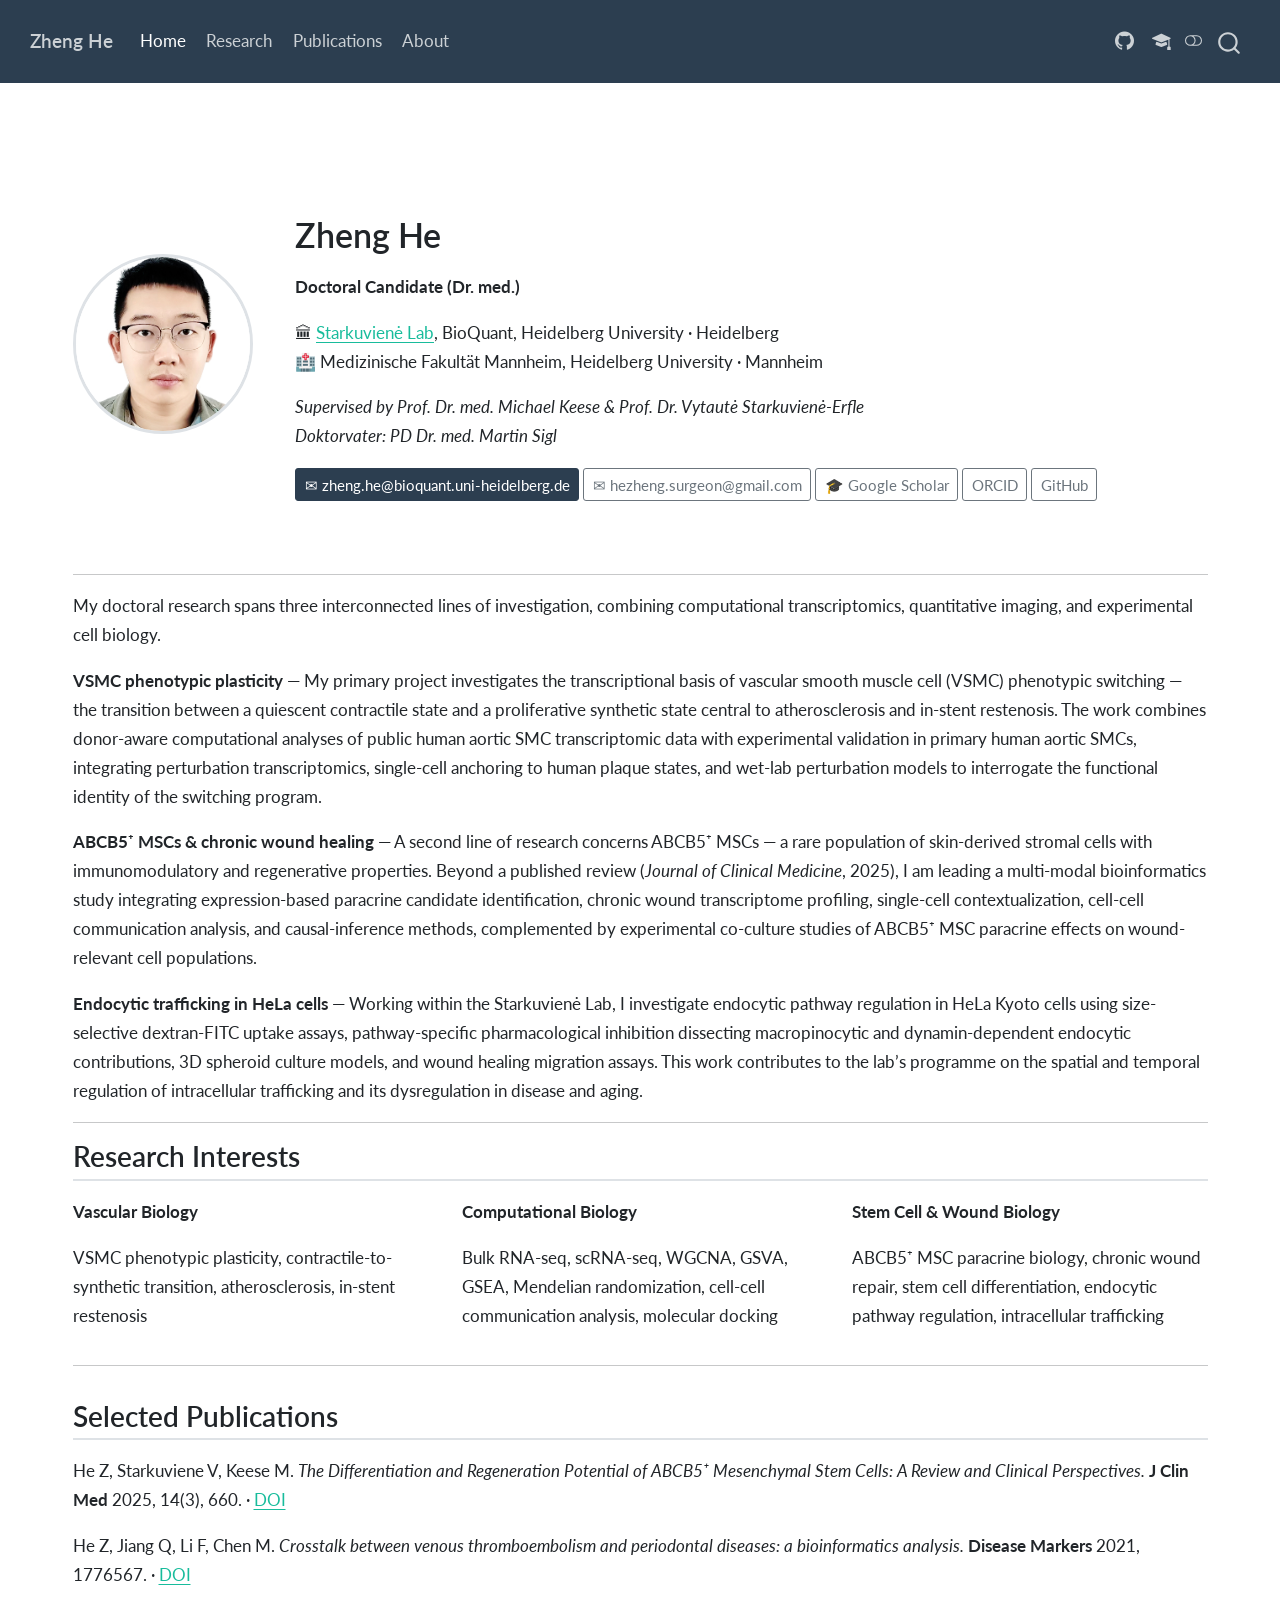
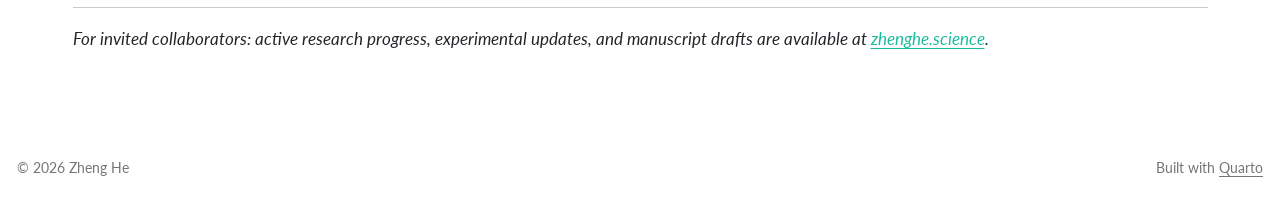
<file: index.html>
<!DOCTYPE html>
<html xmlns="http://www.w3.org/1999/xhtml" lang="en" xml:lang="en"><head>

<meta charset="utf-8">
<meta name="generator" content="quarto-1.9.37">

<meta name="viewport" content="width=device-width, initial-scale=1.0, user-scalable=yes">


<title>Zheng He</title>
<style>
/* Default styles provided by pandoc.
** See https://pandoc.org/MANUAL.html#variables-for-html for config info.
*/
code{white-space: pre-wrap;}
span.smallcaps{font-variant: small-caps;}
div.columns{display: flex; gap: min(4vw, 1.5em);}
div.column{flex: auto; overflow-x: auto;}
div.hanging-indent{margin-left: 1.5em; text-indent: -1.5em;}
ul.task-list{list-style: none;}
ul.task-list li input[type="checkbox"] {
  width: 0.8em;
  margin: 0 0.8em 0.2em -1em; /* quarto-specific, see https://github.com/quarto-dev/quarto-cli/issues/4556 */ 
  vertical-align: middle;
}
</style>


<script src="site_libs/quarto-nav/quarto-nav.js"></script>
<script src="site_libs/quarto-nav/headroom.min.js"></script>
<script src="site_libs/clipboard/clipboard.min.js"></script>
<script src="site_libs/quarto-search/autocomplete.umd.js"></script>
<script src="site_libs/quarto-search/fuse.min.js"></script>
<script src="site_libs/quarto-search/quarto-search.js"></script>
<meta name="quarto:offset" content="./">
<link href="./assets/profile.jpg" rel="icon" type="image/jpeg">
<script src="site_libs/quarto-html/quarto.js" type="module"></script>
<script src="site_libs/quarto-html/tabsets/tabsets.js" type="module"></script>
<script src="site_libs/quarto-html/popper.min.js"></script>
<script src="site_libs/quarto-html/tippy.umd.min.js"></script>
<script src="site_libs/quarto-html/anchor.min.js"></script>
<link href="site_libs/quarto-html/tippy.css" rel="stylesheet">
<link href="site_libs/quarto-html/quarto-syntax-highlighting-7f8f88aac4f3542376d5c11b86a4c14d.css" rel="stylesheet" class="quarto-color-scheme" id="quarto-text-highlighting-styles">
<link href="site_libs/quarto-html/quarto-syntax-highlighting-dark-d0ae9245876894da5ac7e18953ecc5cc.css" rel="stylesheet" class="quarto-color-scheme quarto-color-alternate" id="quarto-text-highlighting-styles">
<link href="site_libs/quarto-html/quarto-syntax-highlighting-7f8f88aac4f3542376d5c11b86a4c14d.css" rel="stylesheet" class="quarto-color-scheme-extra" id="quarto-text-highlighting-styles">
<script src="site_libs/bootstrap/bootstrap.min.js"></script>
<link href="site_libs/bootstrap/bootstrap-icons.css" rel="stylesheet">
<link href="site_libs/bootstrap/bootstrap-f7919f14b89ae9a431cba0b331f0b52b.min.css" rel="stylesheet" append-hash="true" class="quarto-color-scheme" id="quarto-bootstrap" data-mode="light">
<link href="site_libs/bootstrap/bootstrap-dark-e6ec55d50a8571276e9da61ff62941ed.min.css" rel="stylesheet" append-hash="true" class="quarto-color-scheme quarto-color-alternate" id="quarto-bootstrap" data-mode="dark">
<link href="site_libs/bootstrap/bootstrap-f7919f14b89ae9a431cba0b331f0b52b.min.css" rel="stylesheet" append-hash="true" class="quarto-color-scheme-extra" id="quarto-bootstrap" data-mode="light">
<script id="quarto-search-options" type="application/json">{
  "location": "navbar",
  "copy-button": false,
  "collapse-after": 3,
  "panel-placement": "end",
  "type": "overlay",
  "limit": 50,
  "keyboard-shortcut": [
    "f",
    "/",
    "s"
  ],
  "show-item-context": false,
  "language": {
    "search-no-results-text": "No results",
    "search-matching-documents-text": "matching documents",
    "search-copy-link-title": "Copy link to search",
    "search-hide-matches-text": "Hide additional matches",
    "search-more-match-text": "more match in this document",
    "search-more-matches-text": "more matches in this document",
    "search-clear-button-title": "Clear",
    "search-text-placeholder": "",
    "search-detached-cancel-button-title": "Cancel",
    "search-submit-button-title": "Submit",
    "search-label": "Search"
  }
}</script>


<link rel="stylesheet" href="styles.css">
</head>

<body class="nav-fixed quarto-light"><script id="quarto-html-before-body" type="application/javascript">
    const toggleBodyColorMode = (bsSheetEl) => {
      const mode = bsSheetEl.getAttribute("data-mode");
      const bodyEl = window.document.querySelector("body");
      if (mode === "dark") {
        bodyEl.classList.add("quarto-dark");
        bodyEl.classList.remove("quarto-light");
      } else {
        bodyEl.classList.add("quarto-light");
        bodyEl.classList.remove("quarto-dark");
      }
    }
    const toggleBodyColorPrimary = () => {
      const bsSheetEl = window.document.querySelector("link#quarto-bootstrap:not([rel=disabled-stylesheet])");
      if (bsSheetEl) {
        toggleBodyColorMode(bsSheetEl);
      }
    }
    const setColorSchemeToggle = (alternate) => {
      const toggles = window.document.querySelectorAll('.quarto-color-scheme-toggle');
      for (let i=0; i < toggles.length; i++) {
        const toggle = toggles[i];
        if (toggle) {
          if (alternate) {
            toggle.classList.add("alternate");
          } else {
            toggle.classList.remove("alternate");
          }
        }
      }
    };
    const toggleColorMode = (alternate) => {
      // Switch the stylesheets
      const primaryStylesheets = window.document.querySelectorAll('link.quarto-color-scheme:not(.quarto-color-alternate)');
      const alternateStylesheets = window.document.querySelectorAll('link.quarto-color-scheme.quarto-color-alternate');
      manageTransitions('#quarto-margin-sidebar .nav-link', false);
      if (alternate) {
        // note: dark is layered on light, we don't disable primary!
        enableStylesheet(alternateStylesheets);
        for (const sheetNode of alternateStylesheets) {
          if (sheetNode.id === "quarto-bootstrap") {
            toggleBodyColorMode(sheetNode);
          }
        }
      } else {
        disableStylesheet(alternateStylesheets);
        enableStylesheet(primaryStylesheets)
        toggleBodyColorPrimary();
      }
      manageTransitions('#quarto-margin-sidebar .nav-link', true);
      // Switch the toggles
      setColorSchemeToggle(alternate)
      // Hack to workaround the fact that safari doesn't
      // properly recolor the scrollbar when toggling (#1455)
      if (navigator.userAgent.indexOf('Safari') > 0 && navigator.userAgent.indexOf('Chrome') == -1) {
        manageTransitions("body", false);
        window.scrollTo(0, 1);
        setTimeout(() => {
          window.scrollTo(0, 0);
          manageTransitions("body", true);
        }, 40);
      }
    }
    const disableStylesheet = (stylesheets) => {
      for (let i=0; i < stylesheets.length; i++) {
        const stylesheet = stylesheets[i];
        stylesheet.rel = 'disabled-stylesheet';
      }
    }
    const enableStylesheet = (stylesheets) => {
      for (let i=0; i < stylesheets.length; i++) {
        const stylesheet = stylesheets[i];
        if(stylesheet.rel !== 'stylesheet') { // for Chrome, which will still FOUC without this check
          stylesheet.rel = 'stylesheet';
        }
      }
    }
    const manageTransitions = (selector, allowTransitions) => {
      const els = window.document.querySelectorAll(selector);
      for (let i=0; i < els.length; i++) {
        const el = els[i];
        if (allowTransitions) {
          el.classList.remove('notransition');
        } else {
          el.classList.add('notransition');
        }
      }
    }
    const isFileUrl = () => {
      return window.location.protocol === 'file:';
    }
    const hasAlternateSentinel = () => {
      let styleSentinel = getColorSchemeSentinel();
      if (styleSentinel !== null) {
        return styleSentinel === "alternate";
      } else {
        return false;
      }
    }
    const setStyleSentinel = (alternate) => {
      const value = alternate ? "alternate" : "default";
      if (!isFileUrl()) {
        window.localStorage.setItem("quarto-color-scheme", value);
      } else {
        localAlternateSentinel = value;
      }
    }
    const getColorSchemeSentinel = () => {
      if (!isFileUrl()) {
        const storageValue = window.localStorage.getItem("quarto-color-scheme");
        return storageValue != null ? storageValue : localAlternateSentinel;
      } else {
        return localAlternateSentinel;
      }
    }
    const toggleGiscusIfUsed = (isAlternate, darkModeDefault) => {
      const baseTheme = document.querySelector('#giscus-base-theme')?.value ?? 'light';
      const alternateTheme = document.querySelector('#giscus-alt-theme')?.value ?? 'dark';
      let newTheme = '';
      if(authorPrefersDark) {
        newTheme = isAlternate ? baseTheme : alternateTheme;
      } else {
        newTheme = isAlternate ? alternateTheme : baseTheme;
      }
      const changeGiscusTheme = () => {
        // From: https://github.com/giscus/giscus/issues/336
        const sendMessage = (message) => {
          const iframe = document.querySelector('iframe.giscus-frame');
          if (!iframe) return;
          iframe.contentWindow.postMessage({ giscus: message }, 'https://giscus.app');
        }
        sendMessage({
          setConfig: {
            theme: newTheme
          }
        });
      }
      const isGiscussLoaded = window.document.querySelector('iframe.giscus-frame') !== null;
      if (isGiscussLoaded) {
        changeGiscusTheme();
      }
    };
    const authorPrefersDark = false;
    const darkModeDefault = authorPrefersDark;
      document.querySelector('link#quarto-text-highlighting-styles.quarto-color-scheme-extra').rel = 'disabled-stylesheet';
      document.querySelector('link#quarto-bootstrap.quarto-color-scheme-extra').rel = 'disabled-stylesheet';
    let localAlternateSentinel = darkModeDefault ? 'alternate' : 'default';
    // Dark / light mode switch
    window.quartoToggleColorScheme = () => {
      // Read the current dark / light value
      let toAlternate = !hasAlternateSentinel();
      toggleColorMode(toAlternate);
      setStyleSentinel(toAlternate);
      toggleGiscusIfUsed(toAlternate, darkModeDefault);
      window.dispatchEvent(new Event('resize'));
    };
    // Switch to dark mode if need be
    if (hasAlternateSentinel()) {
      toggleColorMode(true);
    } else {
      toggleColorMode(false);
    }
  </script>

<div id="quarto-search-results"></div>
  <header id="quarto-header" class="headroom fixed-top">
    <nav class="navbar navbar-expand-lg " data-bs-theme="dark">
      <div class="navbar-container container-fluid">
      <div class="navbar-brand-container mx-auto">
    <a class="navbar-brand" href="./index.html">
    <span class="navbar-title">Zheng He</span>
    </a>
  </div>
            <div id="quarto-search" class="" title="Search"></div>
          <button class="navbar-toggler" type="button" data-bs-toggle="collapse" data-bs-target="#navbarCollapse" aria-controls="navbarCollapse" role="menu" aria-expanded="false" aria-label="Toggle navigation" onclick="if (window.quartoToggleHeadroom) { window.quartoToggleHeadroom(); }">
  <span class="navbar-toggler-icon"></span>
</button>
          <div class="collapse navbar-collapse" id="navbarCollapse">
            <ul class="navbar-nav navbar-nav-scroll me-auto">
  <li class="nav-item">
    <a class="nav-link active" href="./index.html" aria-current="page"> 
<span class="menu-text">Home</span></a>
  </li>  
  <li class="nav-item">
    <a class="nav-link" href="./research.html"> 
<span class="menu-text">Research</span></a>
  </li>  
  <li class="nav-item">
    <a class="nav-link" href="./publications.html"> 
<span class="menu-text">Publications</span></a>
  </li>  
  <li class="nav-item">
    <a class="nav-link" href="./about.html"> 
<span class="menu-text">About</span></a>
  </li>  
</ul>
            <ul class="navbar-nav navbar-nav-scroll ms-auto">
  <li class="nav-item compact">
    <a class="nav-link" href="https://github.com/zhenghe-research"> <i class="bi bi-github" role="img" aria-label="GitHub">
</i> 
<span class="menu-text"></span></a>
  </li>  
  <li class="nav-item compact">
    <a class="nav-link" href="https://scholar.google.com/citations?user=oPz_JBcAAAAJ"> <i class="bi bi-mortarboard-fill" role="img" aria-label="Google Scholar">
</i> 
<span class="menu-text"></span></a>
  </li>  
</ul>
          </div> <!-- /navcollapse -->
            <div class="quarto-navbar-tools">
  <a href="" class="quarto-color-scheme-toggle quarto-navigation-tool  px-1" onclick="window.quartoToggleColorScheme(); return false;" title="Toggle dark mode"><i class="bi"></i></a>
</div>
      </div> <!-- /container-fluid -->
    </nav>
</header>
<!-- content -->
<div id="quarto-content" class="quarto-container page-columns page-rows-contents page-layout-full page-navbar">
<!-- sidebar -->
<!-- margin-sidebar -->
    
<!-- main -->
<main class="content column-page" id="quarto-document-content"><header id="title-block-header" class="quarto-title-block"></header>





<div style="display: flex; align-items: center; gap: 2.5rem; padding: 3rem 0 2rem 0; flex-wrap: wrap;">
<p><img src="assets/profile.jpg" style="width: 180px; height: 180px; object-fit: cover; border-radius: 50%; border: 3px solid #dee2e6; flex-shrink: 0;"></p>
<section id="zheng-he" class="level1" style="flex: 1; min-width: 260px;">
<h1>Zheng He</h1>
<p><strong>Doctoral Candidate (Dr.&nbsp;med.)</strong></p>
<p>🏛 <a href="https://www.bioquant.uni-heidelberg.de/groups/starkuviene">Starkuvienė Lab</a>, BioQuant, Heidelberg University · Heidelberg<br> 🏥 Medizinische Fakultät Mannheim, Heidelberg University · Mannheim</p>
<p><em>Supervised by Prof.&nbsp;Dr.&nbsp;med. Michael Keese &amp; Prof.&nbsp;Dr.&nbsp;Vytautė Starkuvienė-Erfle</em><br> <em>Doktorvater: PD Dr.&nbsp;med. Martin Sigl</em></p>
<div style="margin-top: 1rem; display: flex; flex-wrap: wrap; gap: 0.4rem;">
<p><a href="mailto:zheng.he@bioquant.uni-heidelberg.de" class="btn btn-primary btn-sm">✉ zheng.he@bioquant.uni-heidelberg.de</a> <a href="mailto:hezheng.surgeon@gmail.com" class="btn btn-outline-secondary btn-sm">✉ hezheng.surgeon@gmail.com</a> <a href="https://scholar.google.com/citations?user=oPz_JBcAAAAJ" class="btn btn-outline-secondary btn-sm" target="_blank">🎓 Google Scholar</a> <a href="https://orcid.org/0000-0002-0374-0368" class="btn btn-outline-secondary btn-sm" target="_blank">ORCID</a> <a href="https://github.com/zhenghe-research" class="btn btn-outline-secondary btn-sm" target="_blank">GitHub</a></p>
</div>
</section>
</div>
<hr>
<p>My doctoral research spans three interconnected lines of investigation, combining computational transcriptomics, quantitative imaging, and experimental cell biology.</p>
<p><strong>VSMC phenotypic plasticity</strong> — My primary project investigates the transcriptional basis of vascular smooth muscle cell (VSMC) phenotypic switching — the transition between a quiescent contractile state and a proliferative synthetic state central to atherosclerosis and in-stent restenosis. The work combines donor-aware computational analyses of public human aortic SMC transcriptomic data with experimental validation in primary human aortic SMCs, integrating perturbation transcriptomics, single-cell anchoring to human plaque states, and wet-lab perturbation models to interrogate the functional identity of the switching program.</p>
<p><strong>ABCB5⁺ MSCs &amp; chronic wound healing</strong> — A second line of research concerns ABCB5⁺ MSCs — a rare population of skin-derived stromal cells with immunomodulatory and regenerative properties. Beyond a published review (<em>Journal of Clinical Medicine</em>, 2025), I am leading a multi-modal bioinformatics study integrating expression-based paracrine candidate identification, chronic wound transcriptome profiling, single-cell contextualization, cell-cell communication analysis, and causal-inference methods, complemented by experimental co-culture studies of ABCB5⁺ MSC paracrine effects on wound-relevant cell populations.</p>
<p><strong>Endocytic trafficking in HeLa cells</strong> — Working within the Starkuvienė Lab, I investigate endocytic pathway regulation in HeLa Kyoto cells using size-selective dextran-FITC uptake assays, pathway-specific pharmacological inhibition dissecting macropinocytic and dynamin-dependent endocytic contributions, 3D spheroid culture models, and wound healing migration assays. This work contributes to the lab’s programme on the spatial and temporal regulation of intracellular trafficking and its dysregulation in disease and aging.</p>
<hr>
<section id="research-interests" class="level2">
<h2 class="anchored" data-anchor-id="research-interests">Research Interests</h2>
<div style="display: flex; gap: 2rem; flex-wrap: wrap; margin-top: 1rem;">
<div style="flex: 1; min-width: 200px;">
<p><strong>Vascular Biology</strong></p>
<p>VSMC phenotypic plasticity, contractile-to-synthetic transition, atherosclerosis, in-stent restenosis</p>
</div>
<div style="flex: 1; min-width: 200px;">
<p><strong>Computational Biology</strong></p>
<p>Bulk RNA-seq, scRNA-seq, WGCNA, GSVA, GSEA, Mendelian randomization, cell-cell communication analysis, molecular docking</p>
</div>
<div style="flex: 1; min-width: 200px;">
<p><strong>Stem Cell &amp; Wound Biology</strong></p>
<p>ABCB5⁺ MSC paracrine biology, chronic wound repair, stem cell differentiation, endocytic pathway regulation, intracellular trafficking</p>
</div>
</div>
<hr>
</section>
<section id="selected-publications" class="level2">
<h2 class="anchored" data-anchor-id="selected-publications">Selected Publications</h2>
<p>He Z, Starkuviene V, Keese M. <em>The Differentiation and Regeneration Potential of ABCB5⁺ Mesenchymal Stem Cells: A Review and Clinical Perspectives.</em> <strong>J Clin Med</strong> 2025, 14(3), 660. · <a href="https://doi.org/10.3390/jcm14030660">DOI</a></p>
<p>He Z, Jiang Q, Li F, Chen M. <em>Crosstalk between venous thromboembolism and periodontal diseases: a bioinformatics analysis.</em> <strong>Disease Markers</strong> 2021, 1776567. · <a href="https://doi.org/10.1155/2021/1776567">DOI</a></p>
<hr>
<p><em>For invited collaborators: active research progress, experimental updates, and manuscript drafts are available at <a href="https://zhenghe.science">zhenghe.science</a>.</em></p>


</section>

</main> <!-- /main -->
<script id="quarto-html-after-body" type="application/javascript">
  window.document.addEventListener("DOMContentLoaded", function (event) {
    // Ensure there is a toggle, if there isn't float one in the top right
    if (window.document.querySelector('.quarto-color-scheme-toggle') === null) {
      const a = window.document.createElement('a');
      a.classList.add('top-right');
      a.classList.add('quarto-color-scheme-toggle');
      a.href = "";
      a.onclick = function() { try { window.quartoToggleColorScheme(); } catch {} return false; };
      const i = window.document.createElement("i");
      i.classList.add('bi');
      a.appendChild(i);
      window.document.body.appendChild(a);
    }
    setColorSchemeToggle(hasAlternateSentinel())
    const icon = "";
    const anchorJS = new window.AnchorJS();
    anchorJS.options = {
      placement: 'right',
      icon: icon
    };
    anchorJS.add('.anchored');
    const isCodeAnnotation = (el) => {
      for (const clz of el.classList) {
        if (clz.startsWith('code-annotation-')) {                     
          return true;
        }
      }
      return false;
    }
    const onCopySuccess = function(e) {
      // button target
      const button = e.trigger;
      // don't keep focus
      button.blur();
      // flash "checked"
      button.classList.add('code-copy-button-checked');
      var currentTitle = button.getAttribute("title");
      button.setAttribute("title", "Copied!");
      let tooltip;
      if (window.bootstrap) {
        button.setAttribute("data-bs-toggle", "tooltip");
        button.setAttribute("data-bs-placement", "left");
        button.setAttribute("data-bs-title", "Copied!");
        tooltip = new bootstrap.Tooltip(button, 
          { trigger: "manual", 
            customClass: "code-copy-button-tooltip",
            offset: [0, -8]});
        tooltip.show();    
      }
      setTimeout(function() {
        if (tooltip) {
          tooltip.hide();
          button.removeAttribute("data-bs-title");
          button.removeAttribute("data-bs-toggle");
          button.removeAttribute("data-bs-placement");
        }
        button.setAttribute("title", currentTitle);
        button.classList.remove('code-copy-button-checked');
      }, 1000);
      // clear code selection
      e.clearSelection();
    }
    const getTextToCopy = function(trigger) {
      const outerScaffold = trigger.parentElement.cloneNode(true);
      const codeEl = outerScaffold.querySelector('code');
      for (const childEl of codeEl.children) {
        if (isCodeAnnotation(childEl)) {
          childEl.remove();
        }
      }
      return codeEl.innerText;
    }
    const clipboard = new window.ClipboardJS('.code-copy-button:not([data-in-quarto-modal])', {
      text: getTextToCopy
    });
    clipboard.on('success', onCopySuccess);
    if (window.document.getElementById('quarto-embedded-source-code-modal')) {
      const clipboardModal = new window.ClipboardJS('.code-copy-button[data-in-quarto-modal]', {
        text: getTextToCopy,
        container: window.document.getElementById('quarto-embedded-source-code-modal')
      });
      clipboardModal.on('success', onCopySuccess);
    }
      var localhostRegex = new RegExp(/^(?:http|https):\/\/localhost\:?[0-9]*\//);
      var mailtoRegex = new RegExp(/^mailto:/);
        var filterRegex = new RegExp('/' + window.location.host + '/');
      var isInternal = (href) => {
          return filterRegex.test(href) || localhostRegex.test(href) || mailtoRegex.test(href);
      }
      // Inspect non-navigation links and adorn them if external
     var links = window.document.querySelectorAll('a[href]:not(.nav-link):not(.navbar-brand):not(.toc-action):not(.sidebar-link):not(.sidebar-item-toggle):not(.pagination-link):not(.no-external):not([aria-hidden]):not(.dropdown-item):not(.quarto-navigation-tool):not(.about-link)');
      for (var i=0; i<links.length; i++) {
        const link = links[i];
        if (!isInternal(link.href)) {
          // undo the damage that might have been done by quarto-nav.js in the case of
          // links that we want to consider external
          if (link.dataset.originalHref !== undefined) {
            link.href = link.dataset.originalHref;
          }
        }
      }
    function tippyHover(el, contentFn, onTriggerFn, onUntriggerFn) {
      const config = {
        allowHTML: true,
        maxWidth: 500,
        delay: 100,
        arrow: false,
        appendTo: function(el) {
            return el.parentElement;
        },
        interactive: true,
        interactiveBorder: 10,
        theme: 'quarto',
        placement: 'bottom-start',
      };
      if (contentFn) {
        config.content = contentFn;
      }
      if (onTriggerFn) {
        config.onTrigger = onTriggerFn;
      }
      if (onUntriggerFn) {
        config.onUntrigger = onUntriggerFn;
      }
      window.tippy(el, config); 
    }
    const noterefs = window.document.querySelectorAll('a[role="doc-noteref"]');
    for (var i=0; i<noterefs.length; i++) {
      const ref = noterefs[i];
      tippyHover(ref, function() {
        // use id or data attribute instead here
        let href = ref.getAttribute('data-footnote-href') || ref.getAttribute('href');
        try { href = new URL(href).hash; } catch {}
        const id = href.replace(/^#\/?/, "");
        const note = window.document.getElementById(id);
        if (note) {
          return note.innerHTML;
        } else {
          return "";
        }
      });
    }
    const xrefs = window.document.querySelectorAll('a.quarto-xref');
    const processXRef = (id, note) => {
      // Strip column container classes
      const stripColumnClz = (el) => {
        el.classList.remove("page-full", "page-columns");
        if (el.children) {
          for (const child of el.children) {
            stripColumnClz(child);
          }
        }
      }
      stripColumnClz(note)
      if (id === null || id.startsWith('sec-')) {
        // Special case sections, only their first couple elements
        const container = document.createElement("div");
        if (note.children && note.children.length > 2) {
          container.appendChild(note.children[0].cloneNode(true));
          for (let i = 1; i < note.children.length; i++) {
            const child = note.children[i];
            if (child.tagName === "P" && child.innerText === "") {
              continue;
            } else {
              container.appendChild(child.cloneNode(true));
              break;
            }
          }
          if (window.Quarto?.typesetMath) {
            window.Quarto.typesetMath(container);
          }
          return container.innerHTML
        } else {
          if (window.Quarto?.typesetMath) {
            window.Quarto.typesetMath(note);
          }
          return note.innerHTML;
        }
      } else {
        // Remove any anchor links if they are present
        const anchorLink = note.querySelector('a.anchorjs-link');
        if (anchorLink) {
          anchorLink.remove();
        }
        if (window.Quarto?.typesetMath) {
          window.Quarto.typesetMath(note);
        }
        if (note.classList.contains("callout")) {
          return note.outerHTML;
        } else {
          return note.innerHTML;
        }
      }
    }
    for (var i=0; i<xrefs.length; i++) {
      const xref = xrefs[i];
      tippyHover(xref, undefined, function(instance) {
        instance.disable();
        let url = xref.getAttribute('href');
        let hash = undefined; 
        if (url.startsWith('#')) {
          hash = url;
        } else {
          try { hash = new URL(url).hash; } catch {}
        }
        if (hash) {
          const id = hash.replace(/^#\/?/, "");
          const note = window.document.getElementById(id);
          if (note !== null) {
            try {
              const html = processXRef(id, note.cloneNode(true));
              instance.setContent(html);
            } finally {
              instance.enable();
              instance.show();
            }
          } else {
            // See if we can fetch this
            fetch(url.split('#')[0])
            .then(res => res.text())
            .then(html => {
              const parser = new DOMParser();
              const htmlDoc = parser.parseFromString(html, "text/html");
              const note = htmlDoc.getElementById(id);
              if (note !== null) {
                const html = processXRef(id, note);
                instance.setContent(html);
              } 
            }).finally(() => {
              instance.enable();
              instance.show();
            });
          }
        } else {
          // See if we can fetch a full url (with no hash to target)
          // This is a special case and we should probably do some content thinning / targeting
          fetch(url)
          .then(res => res.text())
          .then(html => {
            const parser = new DOMParser();
            const htmlDoc = parser.parseFromString(html, "text/html");
            const note = htmlDoc.querySelector('main.content');
            if (note !== null) {
              // This should only happen for chapter cross references
              // (since there is no id in the URL)
              // remove the first header
              if (note.children.length > 0 && note.children[0].tagName === "HEADER") {
                note.children[0].remove();
              }
              const html = processXRef(null, note);
              instance.setContent(html);
            } 
          }).finally(() => {
            instance.enable();
            instance.show();
          });
        }
      }, function(instance) {
      });
    }
        let selectedAnnoteEl;
        const selectorForAnnotation = ( cell, annotation) => {
          let cellAttr = 'data-code-cell="' + cell + '"';
          let lineAttr = 'data-code-annotation="' +  annotation + '"';
          const selector = 'span[' + cellAttr + '][' + lineAttr + ']';
          return selector;
        }
        const selectCodeLines = (annoteEl) => {
          const doc = window.document;
          const targetCell = annoteEl.getAttribute("data-target-cell");
          const targetAnnotation = annoteEl.getAttribute("data-target-annotation");
          const annoteSpan = window.document.querySelector(selectorForAnnotation(targetCell, targetAnnotation));
          const lines = annoteSpan.getAttribute("data-code-lines").split(",");
          const lineIds = lines.map((line) => {
            return targetCell + "-" + line;
          })
          let top = null;
          let height = null;
          let parent = null;
          if (lineIds.length > 0) {
              //compute the position of the single el (top and bottom and make a div)
              const el = window.document.getElementById(lineIds[0]);
              top = el.offsetTop;
              height = el.offsetHeight;
              parent = el.parentElement.parentElement;
            if (lineIds.length > 1) {
              const lastEl = window.document.getElementById(lineIds[lineIds.length - 1]);
              const bottom = lastEl.offsetTop + lastEl.offsetHeight;
              height = bottom - top;
            }
            if (top !== null && height !== null && parent !== null) {
              // cook up a div (if necessary) and position it 
              let div = window.document.getElementById("code-annotation-line-highlight");
              if (div === null) {
                div = window.document.createElement("div");
                div.setAttribute("id", "code-annotation-line-highlight");
                div.style.position = 'absolute';
                parent.appendChild(div);
              }
              div.style.top = top - 2 + "px";
              div.style.height = height + 4 + "px";
              div.style.left = 0;
              let gutterDiv = window.document.getElementById("code-annotation-line-highlight-gutter");
              if (gutterDiv === null) {
                gutterDiv = window.document.createElement("div");
                gutterDiv.setAttribute("id", "code-annotation-line-highlight-gutter");
                gutterDiv.style.position = 'absolute';
                const codeCell = window.document.getElementById(targetCell);
                const gutter = codeCell.querySelector('.code-annotation-gutter');
                gutter.appendChild(gutterDiv);
              }
              gutterDiv.style.top = top - 2 + "px";
              gutterDiv.style.height = height + 4 + "px";
            }
            selectedAnnoteEl = annoteEl;
          }
        };
        const unselectCodeLines = () => {
          const elementsIds = ["code-annotation-line-highlight", "code-annotation-line-highlight-gutter"];
          elementsIds.forEach((elId) => {
            const div = window.document.getElementById(elId);
            if (div) {
              div.remove();
            }
          });
          selectedAnnoteEl = undefined;
        };
          // Handle positioning of the toggle
      window.addEventListener(
        "resize",
        throttle(() => {
          elRect = undefined;
          if (selectedAnnoteEl) {
            selectCodeLines(selectedAnnoteEl);
          }
        }, 10)
      );
      function throttle(fn, ms) {
      let throttle = false;
      let timer;
        return (...args) => {
          if(!throttle) { // first call gets through
              fn.apply(this, args);
              throttle = true;
          } else { // all the others get throttled
              if(timer) clearTimeout(timer); // cancel #2
              timer = setTimeout(() => {
                fn.apply(this, args);
                timer = throttle = false;
              }, ms);
          }
        };
      }
        // Attach click handler to the DT
        const annoteDls = window.document.querySelectorAll('dt[data-target-cell]');
        for (const annoteDlNode of annoteDls) {
          annoteDlNode.addEventListener('click', (event) => {
            const clickedEl = event.target;
            if (clickedEl !== selectedAnnoteEl) {
              unselectCodeLines();
              const activeEl = window.document.querySelector('dt[data-target-cell].code-annotation-active');
              if (activeEl) {
                activeEl.classList.remove('code-annotation-active');
              }
              selectCodeLines(clickedEl);
              clickedEl.classList.add('code-annotation-active');
            } else {
              // Unselect the line
              unselectCodeLines();
              clickedEl.classList.remove('code-annotation-active');
            }
          });
        }
    const findCites = (el) => {
      const parentEl = el.parentElement;
      if (parentEl) {
        const cites = parentEl.dataset.cites;
        if (cites) {
          return {
            el,
            cites: cites.split(' ')
          };
        } else {
          return findCites(el.parentElement)
        }
      } else {
        return undefined;
      }
    };
    var bibliorefs = window.document.querySelectorAll('a[role="doc-biblioref"]');
    for (var i=0; i<bibliorefs.length; i++) {
      const ref = bibliorefs[i];
      const citeInfo = findCites(ref);
      if (citeInfo) {
        tippyHover(citeInfo.el, function() {
          var popup = window.document.createElement('div');
          citeInfo.cites.forEach(function(cite) {
            var citeDiv = window.document.createElement('div');
            citeDiv.classList.add('hanging-indent');
            citeDiv.classList.add('csl-entry');
            var biblioDiv = window.document.getElementById('ref-' + cite);
            if (biblioDiv) {
              citeDiv.innerHTML = biblioDiv.innerHTML;
            }
            popup.appendChild(citeDiv);
          });
          return popup.innerHTML;
        });
      }
    }
  });
  </script>
</div> <!-- /content -->
<footer class="footer">
  <div class="nav-footer">
    <div class="nav-footer-left">
<p>© 2026 Zheng He</p>
</div>   
    <div class="nav-footer-center">
      &nbsp;
    </div>
    <div class="nav-footer-right">
<p>Built with <a href="https://quarto.org">Quarto</a></p>
</div>
  </div>
</footer>




</body></html>
</file>
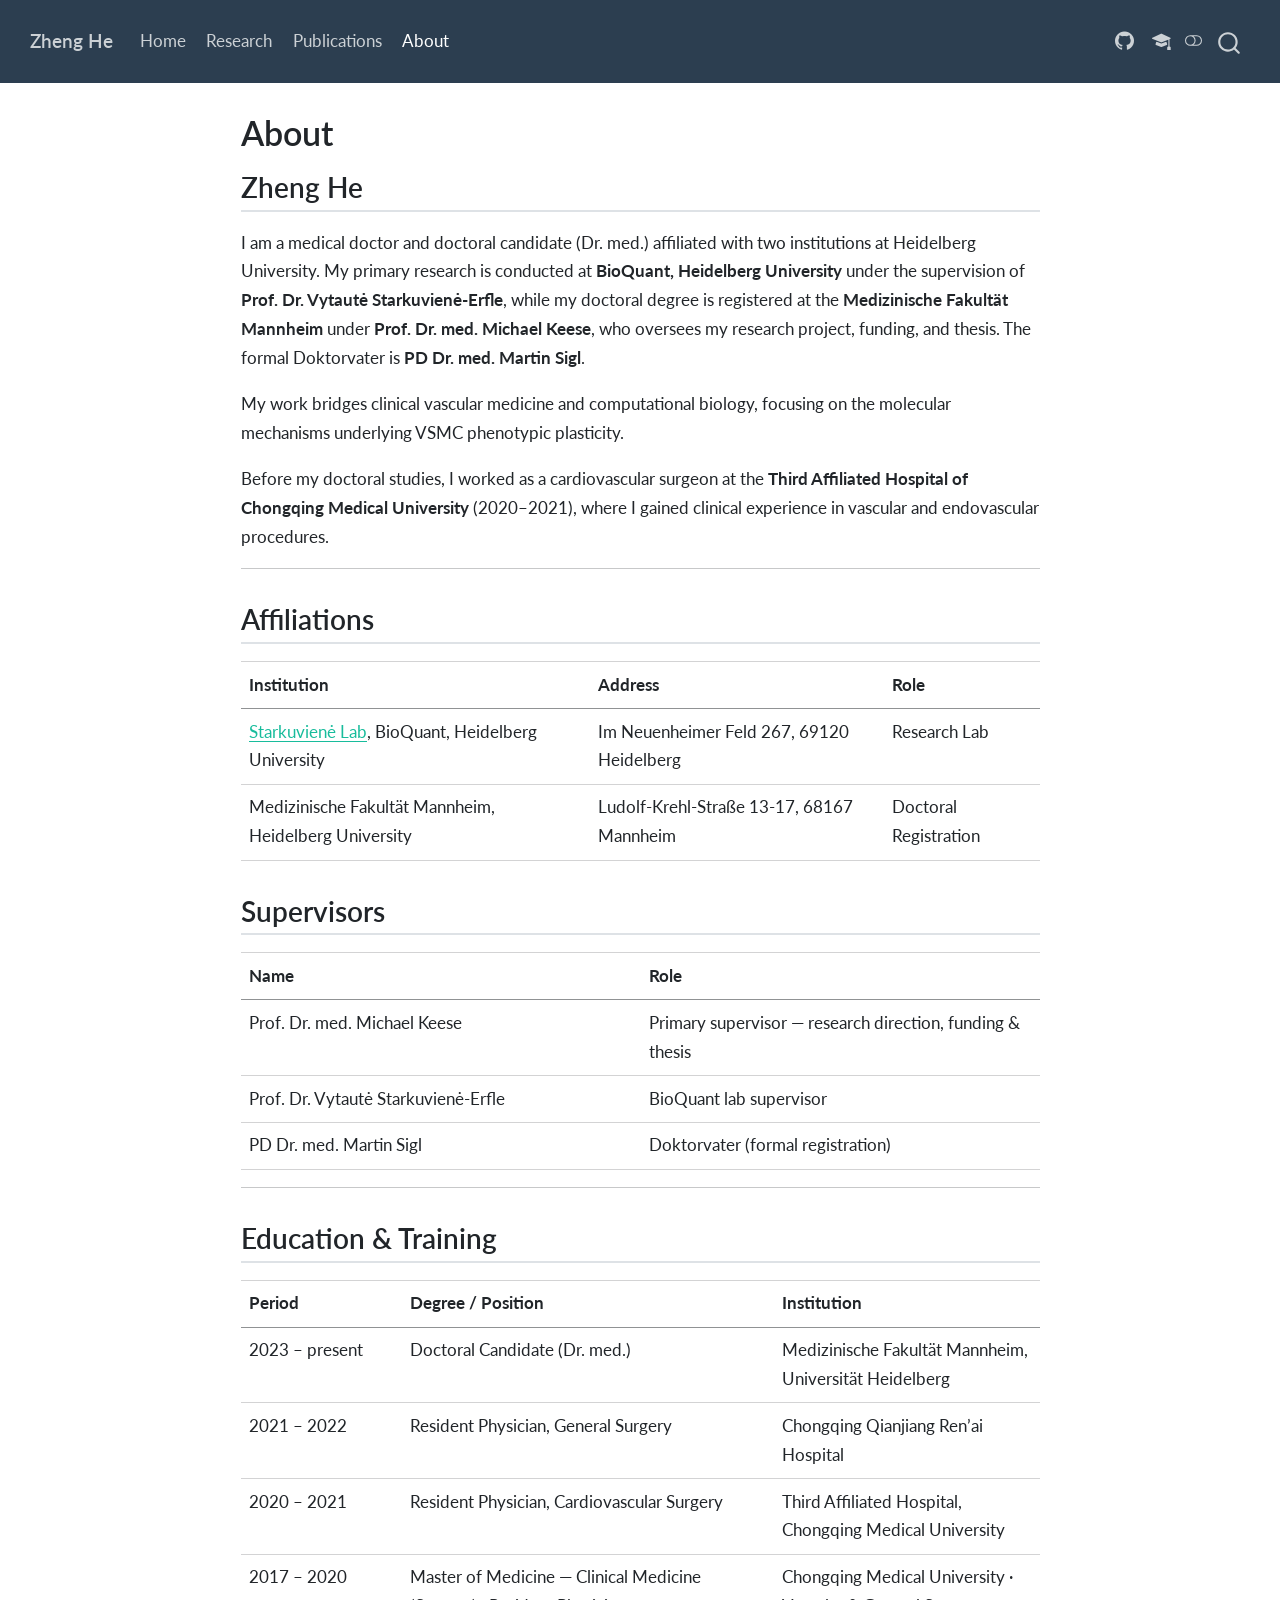
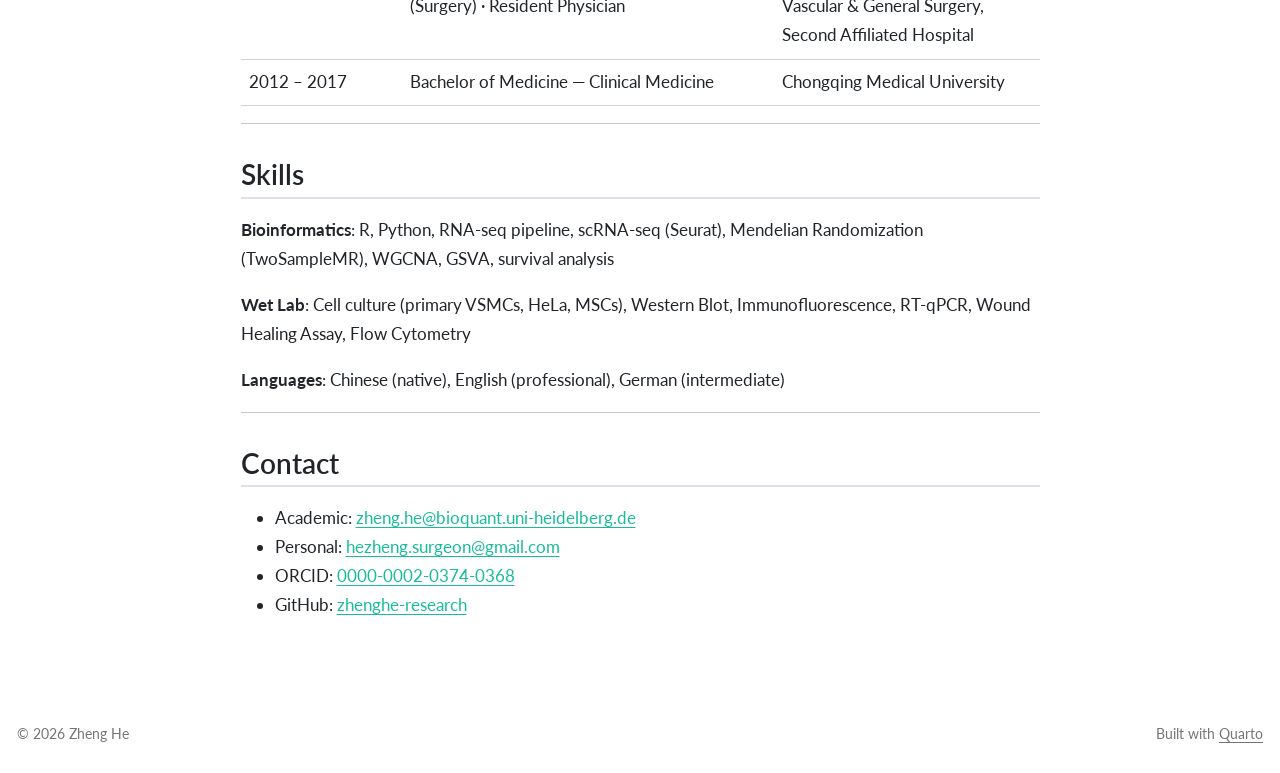
<file: about.html>
<!DOCTYPE html>
<html xmlns="http://www.w3.org/1999/xhtml" lang="en" xml:lang="en"><head>

<meta charset="utf-8">
<meta name="generator" content="quarto-1.9.37">

<meta name="viewport" content="width=device-width, initial-scale=1.0, user-scalable=yes">


<title>About – Zheng He</title>
<style>
/* Default styles provided by pandoc.
** See https://pandoc.org/MANUAL.html#variables-for-html for config info.
*/
code{white-space: pre-wrap;}
span.smallcaps{font-variant: small-caps;}
div.columns{display: flex; gap: min(4vw, 1.5em);}
div.column{flex: auto; overflow-x: auto;}
div.hanging-indent{margin-left: 1.5em; text-indent: -1.5em;}
ul.task-list{list-style: none;}
ul.task-list li input[type="checkbox"] {
  width: 0.8em;
  margin: 0 0.8em 0.2em -1em; /* quarto-specific, see https://github.com/quarto-dev/quarto-cli/issues/4556 */ 
  vertical-align: middle;
}
</style>


<script src="site_libs/quarto-nav/quarto-nav.js"></script>
<script src="site_libs/quarto-nav/headroom.min.js"></script>
<script src="site_libs/clipboard/clipboard.min.js"></script>
<script src="site_libs/quarto-search/autocomplete.umd.js"></script>
<script src="site_libs/quarto-search/fuse.min.js"></script>
<script src="site_libs/quarto-search/quarto-search.js"></script>
<meta name="quarto:offset" content="./">
<link href="./assets/profile.jpg" rel="icon" type="image/jpeg">
<script src="site_libs/quarto-html/quarto.js" type="module"></script>
<script src="site_libs/quarto-html/tabsets/tabsets.js" type="module"></script>
<script src="site_libs/quarto-html/popper.min.js"></script>
<script src="site_libs/quarto-html/tippy.umd.min.js"></script>
<script src="site_libs/quarto-html/anchor.min.js"></script>
<link href="site_libs/quarto-html/tippy.css" rel="stylesheet">
<link href="site_libs/quarto-html/quarto-syntax-highlighting-7f8f88aac4f3542376d5c11b86a4c14d.css" rel="stylesheet" class="quarto-color-scheme" id="quarto-text-highlighting-styles">
<link href="site_libs/quarto-html/quarto-syntax-highlighting-dark-d0ae9245876894da5ac7e18953ecc5cc.css" rel="stylesheet" class="quarto-color-scheme quarto-color-alternate" id="quarto-text-highlighting-styles">
<link href="site_libs/quarto-html/quarto-syntax-highlighting-7f8f88aac4f3542376d5c11b86a4c14d.css" rel="stylesheet" class="quarto-color-scheme-extra" id="quarto-text-highlighting-styles">
<script src="site_libs/bootstrap/bootstrap.min.js"></script>
<link href="site_libs/bootstrap/bootstrap-icons.css" rel="stylesheet">
<link href="site_libs/bootstrap/bootstrap-f7919f14b89ae9a431cba0b331f0b52b.min.css" rel="stylesheet" append-hash="true" class="quarto-color-scheme" id="quarto-bootstrap" data-mode="light">
<link href="site_libs/bootstrap/bootstrap-dark-e6ec55d50a8571276e9da61ff62941ed.min.css" rel="stylesheet" append-hash="true" class="quarto-color-scheme quarto-color-alternate" id="quarto-bootstrap" data-mode="dark">
<link href="site_libs/bootstrap/bootstrap-f7919f14b89ae9a431cba0b331f0b52b.min.css" rel="stylesheet" append-hash="true" class="quarto-color-scheme-extra" id="quarto-bootstrap" data-mode="light">
<script id="quarto-search-options" type="application/json">{
  "location": "navbar",
  "copy-button": false,
  "collapse-after": 3,
  "panel-placement": "end",
  "type": "overlay",
  "limit": 50,
  "keyboard-shortcut": [
    "f",
    "/",
    "s"
  ],
  "show-item-context": false,
  "language": {
    "search-no-results-text": "No results",
    "search-matching-documents-text": "matching documents",
    "search-copy-link-title": "Copy link to search",
    "search-hide-matches-text": "Hide additional matches",
    "search-more-match-text": "more match in this document",
    "search-more-matches-text": "more matches in this document",
    "search-clear-button-title": "Clear",
    "search-text-placeholder": "",
    "search-detached-cancel-button-title": "Cancel",
    "search-submit-button-title": "Submit",
    "search-label": "Search"
  }
}</script>


<link rel="stylesheet" href="styles.css">
</head>

<body class="nav-fixed fullcontent quarto-light"><script id="quarto-html-before-body" type="application/javascript">
    const toggleBodyColorMode = (bsSheetEl) => {
      const mode = bsSheetEl.getAttribute("data-mode");
      const bodyEl = window.document.querySelector("body");
      if (mode === "dark") {
        bodyEl.classList.add("quarto-dark");
        bodyEl.classList.remove("quarto-light");
      } else {
        bodyEl.classList.add("quarto-light");
        bodyEl.classList.remove("quarto-dark");
      }
    }
    const toggleBodyColorPrimary = () => {
      const bsSheetEl = window.document.querySelector("link#quarto-bootstrap:not([rel=disabled-stylesheet])");
      if (bsSheetEl) {
        toggleBodyColorMode(bsSheetEl);
      }
    }
    const setColorSchemeToggle = (alternate) => {
      const toggles = window.document.querySelectorAll('.quarto-color-scheme-toggle');
      for (let i=0; i < toggles.length; i++) {
        const toggle = toggles[i];
        if (toggle) {
          if (alternate) {
            toggle.classList.add("alternate");
          } else {
            toggle.classList.remove("alternate");
          }
        }
      }
    };
    const toggleColorMode = (alternate) => {
      // Switch the stylesheets
      const primaryStylesheets = window.document.querySelectorAll('link.quarto-color-scheme:not(.quarto-color-alternate)');
      const alternateStylesheets = window.document.querySelectorAll('link.quarto-color-scheme.quarto-color-alternate');
      manageTransitions('#quarto-margin-sidebar .nav-link', false);
      if (alternate) {
        // note: dark is layered on light, we don't disable primary!
        enableStylesheet(alternateStylesheets);
        for (const sheetNode of alternateStylesheets) {
          if (sheetNode.id === "quarto-bootstrap") {
            toggleBodyColorMode(sheetNode);
          }
        }
      } else {
        disableStylesheet(alternateStylesheets);
        enableStylesheet(primaryStylesheets)
        toggleBodyColorPrimary();
      }
      manageTransitions('#quarto-margin-sidebar .nav-link', true);
      // Switch the toggles
      setColorSchemeToggle(alternate)
      // Hack to workaround the fact that safari doesn't
      // properly recolor the scrollbar when toggling (#1455)
      if (navigator.userAgent.indexOf('Safari') > 0 && navigator.userAgent.indexOf('Chrome') == -1) {
        manageTransitions("body", false);
        window.scrollTo(0, 1);
        setTimeout(() => {
          window.scrollTo(0, 0);
          manageTransitions("body", true);
        }, 40);
      }
    }
    const disableStylesheet = (stylesheets) => {
      for (let i=0; i < stylesheets.length; i++) {
        const stylesheet = stylesheets[i];
        stylesheet.rel = 'disabled-stylesheet';
      }
    }
    const enableStylesheet = (stylesheets) => {
      for (let i=0; i < stylesheets.length; i++) {
        const stylesheet = stylesheets[i];
        if(stylesheet.rel !== 'stylesheet') { // for Chrome, which will still FOUC without this check
          stylesheet.rel = 'stylesheet';
        }
      }
    }
    const manageTransitions = (selector, allowTransitions) => {
      const els = window.document.querySelectorAll(selector);
      for (let i=0; i < els.length; i++) {
        const el = els[i];
        if (allowTransitions) {
          el.classList.remove('notransition');
        } else {
          el.classList.add('notransition');
        }
      }
    }
    const isFileUrl = () => {
      return window.location.protocol === 'file:';
    }
    const hasAlternateSentinel = () => {
      let styleSentinel = getColorSchemeSentinel();
      if (styleSentinel !== null) {
        return styleSentinel === "alternate";
      } else {
        return false;
      }
    }
    const setStyleSentinel = (alternate) => {
      const value = alternate ? "alternate" : "default";
      if (!isFileUrl()) {
        window.localStorage.setItem("quarto-color-scheme", value);
      } else {
        localAlternateSentinel = value;
      }
    }
    const getColorSchemeSentinel = () => {
      if (!isFileUrl()) {
        const storageValue = window.localStorage.getItem("quarto-color-scheme");
        return storageValue != null ? storageValue : localAlternateSentinel;
      } else {
        return localAlternateSentinel;
      }
    }
    const toggleGiscusIfUsed = (isAlternate, darkModeDefault) => {
      const baseTheme = document.querySelector('#giscus-base-theme')?.value ?? 'light';
      const alternateTheme = document.querySelector('#giscus-alt-theme')?.value ?? 'dark';
      let newTheme = '';
      if(authorPrefersDark) {
        newTheme = isAlternate ? baseTheme : alternateTheme;
      } else {
        newTheme = isAlternate ? alternateTheme : baseTheme;
      }
      const changeGiscusTheme = () => {
        // From: https://github.com/giscus/giscus/issues/336
        const sendMessage = (message) => {
          const iframe = document.querySelector('iframe.giscus-frame');
          if (!iframe) return;
          iframe.contentWindow.postMessage({ giscus: message }, 'https://giscus.app');
        }
        sendMessage({
          setConfig: {
            theme: newTheme
          }
        });
      }
      const isGiscussLoaded = window.document.querySelector('iframe.giscus-frame') !== null;
      if (isGiscussLoaded) {
        changeGiscusTheme();
      }
    };
    const authorPrefersDark = false;
    const darkModeDefault = authorPrefersDark;
      document.querySelector('link#quarto-text-highlighting-styles.quarto-color-scheme-extra').rel = 'disabled-stylesheet';
      document.querySelector('link#quarto-bootstrap.quarto-color-scheme-extra').rel = 'disabled-stylesheet';
    let localAlternateSentinel = darkModeDefault ? 'alternate' : 'default';
    // Dark / light mode switch
    window.quartoToggleColorScheme = () => {
      // Read the current dark / light value
      let toAlternate = !hasAlternateSentinel();
      toggleColorMode(toAlternate);
      setStyleSentinel(toAlternate);
      toggleGiscusIfUsed(toAlternate, darkModeDefault);
      window.dispatchEvent(new Event('resize'));
    };
    // Switch to dark mode if need be
    if (hasAlternateSentinel()) {
      toggleColorMode(true);
    } else {
      toggleColorMode(false);
    }
  </script>

<div id="quarto-search-results"></div>
  <header id="quarto-header" class="headroom fixed-top">
    <nav class="navbar navbar-expand-lg " data-bs-theme="dark">
      <div class="navbar-container container-fluid">
      <div class="navbar-brand-container mx-auto">
    <a class="navbar-brand" href="./index.html">
    <span class="navbar-title">Zheng He</span>
    </a>
  </div>
            <div id="quarto-search" class="" title="Search"></div>
          <button class="navbar-toggler" type="button" data-bs-toggle="collapse" data-bs-target="#navbarCollapse" aria-controls="navbarCollapse" role="menu" aria-expanded="false" aria-label="Toggle navigation" onclick="if (window.quartoToggleHeadroom) { window.quartoToggleHeadroom(); }">
  <span class="navbar-toggler-icon"></span>
</button>
          <div class="collapse navbar-collapse" id="navbarCollapse">
            <ul class="navbar-nav navbar-nav-scroll me-auto">
  <li class="nav-item">
    <a class="nav-link" href="./index.html"> 
<span class="menu-text">Home</span></a>
  </li>  
  <li class="nav-item">
    <a class="nav-link" href="./research.html"> 
<span class="menu-text">Research</span></a>
  </li>  
  <li class="nav-item">
    <a class="nav-link" href="./publications.html"> 
<span class="menu-text">Publications</span></a>
  </li>  
  <li class="nav-item">
    <a class="nav-link active" href="./about.html" aria-current="page"> 
<span class="menu-text">About</span></a>
  </li>  
</ul>
            <ul class="navbar-nav navbar-nav-scroll ms-auto">
  <li class="nav-item compact">
    <a class="nav-link" href="https://github.com/zhenghe-research"> <i class="bi bi-github" role="img" aria-label="GitHub">
</i> 
<span class="menu-text"></span></a>
  </li>  
  <li class="nav-item compact">
    <a class="nav-link" href="https://scholar.google.com/citations?user=oPz_JBcAAAAJ"> <i class="bi bi-mortarboard-fill" role="img" aria-label="Google Scholar">
</i> 
<span class="menu-text"></span></a>
  </li>  
</ul>
          </div> <!-- /navcollapse -->
            <div class="quarto-navbar-tools">
  <a href="" class="quarto-color-scheme-toggle quarto-navigation-tool  px-1" onclick="window.quartoToggleColorScheme(); return false;" title="Toggle dark mode"><i class="bi"></i></a>
</div>
      </div> <!-- /container-fluid -->
    </nav>
</header>
<!-- content -->
<div id="quarto-content" class="quarto-container page-columns page-rows-contents page-layout-article page-navbar">
<!-- sidebar -->
<!-- margin-sidebar -->
    
<!-- main -->
<main class="content" id="quarto-document-content">


<header id="title-block-header" class="quarto-title-block default">
<div class="quarto-title">
<h1 class="title">About</h1>
</div>



<div class="quarto-title-meta">

    
  
    
  </div>
  


</header>


<section id="zheng-he" class="level2">
<h2 class="anchored" data-anchor-id="zheng-he">Zheng He</h2>
<p>I am a medical doctor and doctoral candidate (Dr.&nbsp;med.) affiliated with two institutions at Heidelberg University. My primary research is conducted at <strong>BioQuant, Heidelberg University</strong> under the supervision of <strong>Prof.&nbsp;Dr.&nbsp;Vytautė Starkuvienė-Erfle</strong>, while my doctoral degree is registered at the <strong>Medizinische Fakultät Mannheim</strong> under <strong>Prof.&nbsp;Dr.&nbsp;med. Michael Keese</strong>, who oversees my research project, funding, and thesis. The formal Doktorvater is <strong>PD Dr.&nbsp;med. Martin Sigl</strong>.</p>
<p>My work bridges clinical vascular medicine and computational biology, focusing on the molecular mechanisms underlying VSMC phenotypic plasticity.</p>
<p>Before my doctoral studies, I worked as a cardiovascular surgeon at the <strong>Third Affiliated Hospital of Chongqing Medical University</strong> (2020–2021), where I gained clinical experience in vascular and endovascular procedures.</p>
<hr>
</section>
<section id="affiliations" class="level2">
<h2 class="anchored" data-anchor-id="affiliations">Affiliations</h2>
<table class="caption-top table">
<thead>
<tr class="header">
<th>Institution</th>
<th>Address</th>
<th>Role</th>
</tr>
</thead>
<tbody>
<tr class="odd">
<td><a href="https://www.bioquant.uni-heidelberg.de/groups/starkuviene">Starkuvienė Lab</a>, BioQuant, Heidelberg University</td>
<td>Im Neuenheimer Feld 267, 69120 Heidelberg</td>
<td>Research Lab</td>
</tr>
<tr class="even">
<td>Medizinische Fakultät Mannheim, Heidelberg University</td>
<td>Ludolf-Krehl-Straße 13-17, 68167 Mannheim</td>
<td>Doctoral Registration</td>
</tr>
</tbody>
</table>
</section>
<section id="supervisors" class="level2">
<h2 class="anchored" data-anchor-id="supervisors">Supervisors</h2>
<table class="caption-top table">
<colgroup>
<col style="width: 50%">
<col style="width: 50%">
</colgroup>
<thead>
<tr class="header">
<th>Name</th>
<th>Role</th>
</tr>
</thead>
<tbody>
<tr class="odd">
<td>Prof.&nbsp;Dr.&nbsp;med. Michael Keese</td>
<td>Primary supervisor — research direction, funding &amp; thesis</td>
</tr>
<tr class="even">
<td>Prof.&nbsp;Dr.&nbsp;Vytautė Starkuvienė-Erfle</td>
<td>BioQuant lab supervisor</td>
</tr>
<tr class="odd">
<td>PD Dr.&nbsp;med. Martin Sigl</td>
<td>Doktorvater (formal registration)</td>
</tr>
</tbody>
</table>
<hr>
</section>
<section id="education-training" class="level2">
<h2 class="anchored" data-anchor-id="education-training">Education &amp; Training</h2>
<table class="caption-top table">
<colgroup>
<col style="width: 20%">
<col style="width: 46%">
<col style="width: 33%">
</colgroup>
<thead>
<tr class="header">
<th>Period</th>
<th>Degree / Position</th>
<th>Institution</th>
</tr>
</thead>
<tbody>
<tr class="odd">
<td>2023 – present</td>
<td>Doctoral Candidate (Dr.&nbsp;med.)</td>
<td>Medizinische Fakultät Mannheim, Universität Heidelberg</td>
</tr>
<tr class="even">
<td>2021 – 2022</td>
<td>Resident Physician, General Surgery</td>
<td>Chongqing Qianjiang Ren’ai Hospital</td>
</tr>
<tr class="odd">
<td>2020 – 2021</td>
<td>Resident Physician, Cardiovascular Surgery</td>
<td>Third Affiliated Hospital, Chongqing Medical University</td>
</tr>
<tr class="even">
<td>2017 – 2020</td>
<td>Master of Medicine — Clinical Medicine (Surgery) · Resident Physician</td>
<td>Chongqing Medical University · Vascular &amp; General Surgery, Second Affiliated Hospital</td>
</tr>
<tr class="odd">
<td>2012 – 2017</td>
<td>Bachelor of Medicine — Clinical Medicine</td>
<td>Chongqing Medical University</td>
</tr>
</tbody>
</table>
<hr>
</section>
<section id="skills" class="level2">
<h2 class="anchored" data-anchor-id="skills">Skills</h2>
<p><strong>Bioinformatics</strong>: R, Python, RNA-seq pipeline, scRNA-seq (Seurat), Mendelian Randomization (TwoSampleMR), WGCNA, GSVA, survival analysis</p>
<p><strong>Wet Lab</strong>: Cell culture (primary VSMCs, HeLa, MSCs), Western Blot, Immunofluorescence, RT-qPCR, Wound Healing Assay, Flow Cytometry</p>
<p><strong>Languages</strong>: Chinese (native), English (professional), German (intermediate)</p>
<hr>
</section>
<section id="contact" class="level2">
<h2 class="anchored" data-anchor-id="contact">Contact</h2>
<ul>
<li>Academic: <a href="mailto:zheng.he@bioquant.uni-heidelberg.de">zheng.he@bioquant.uni-heidelberg.de</a></li>
<li>Personal: <a href="mailto:hezheng.surgeon@gmail.com">hezheng.surgeon@gmail.com</a></li>
<li>ORCID: <a href="https://orcid.org/0000-0002-0374-0368">0000-0002-0374-0368</a></li>
<li>GitHub: <a href="https://github.com/zhenghe-research">zhenghe-research</a></li>
</ul>


</section>

</main> <!-- /main -->
<script id="quarto-html-after-body" type="application/javascript">
  window.document.addEventListener("DOMContentLoaded", function (event) {
    // Ensure there is a toggle, if there isn't float one in the top right
    if (window.document.querySelector('.quarto-color-scheme-toggle') === null) {
      const a = window.document.createElement('a');
      a.classList.add('top-right');
      a.classList.add('quarto-color-scheme-toggle');
      a.href = "";
      a.onclick = function() { try { window.quartoToggleColorScheme(); } catch {} return false; };
      const i = window.document.createElement("i");
      i.classList.add('bi');
      a.appendChild(i);
      window.document.body.appendChild(a);
    }
    setColorSchemeToggle(hasAlternateSentinel())
    const icon = "";
    const anchorJS = new window.AnchorJS();
    anchorJS.options = {
      placement: 'right',
      icon: icon
    };
    anchorJS.add('.anchored');
    const isCodeAnnotation = (el) => {
      for (const clz of el.classList) {
        if (clz.startsWith('code-annotation-')) {                     
          return true;
        }
      }
      return false;
    }
    const onCopySuccess = function(e) {
      // button target
      const button = e.trigger;
      // don't keep focus
      button.blur();
      // flash "checked"
      button.classList.add('code-copy-button-checked');
      var currentTitle = button.getAttribute("title");
      button.setAttribute("title", "Copied!");
      let tooltip;
      if (window.bootstrap) {
        button.setAttribute("data-bs-toggle", "tooltip");
        button.setAttribute("data-bs-placement", "left");
        button.setAttribute("data-bs-title", "Copied!");
        tooltip = new bootstrap.Tooltip(button, 
          { trigger: "manual", 
            customClass: "code-copy-button-tooltip",
            offset: [0, -8]});
        tooltip.show();    
      }
      setTimeout(function() {
        if (tooltip) {
          tooltip.hide();
          button.removeAttribute("data-bs-title");
          button.removeAttribute("data-bs-toggle");
          button.removeAttribute("data-bs-placement");
        }
        button.setAttribute("title", currentTitle);
        button.classList.remove('code-copy-button-checked');
      }, 1000);
      // clear code selection
      e.clearSelection();
    }
    const getTextToCopy = function(trigger) {
      const outerScaffold = trigger.parentElement.cloneNode(true);
      const codeEl = outerScaffold.querySelector('code');
      for (const childEl of codeEl.children) {
        if (isCodeAnnotation(childEl)) {
          childEl.remove();
        }
      }
      return codeEl.innerText;
    }
    const clipboard = new window.ClipboardJS('.code-copy-button:not([data-in-quarto-modal])', {
      text: getTextToCopy
    });
    clipboard.on('success', onCopySuccess);
    if (window.document.getElementById('quarto-embedded-source-code-modal')) {
      const clipboardModal = new window.ClipboardJS('.code-copy-button[data-in-quarto-modal]', {
        text: getTextToCopy,
        container: window.document.getElementById('quarto-embedded-source-code-modal')
      });
      clipboardModal.on('success', onCopySuccess);
    }
      var localhostRegex = new RegExp(/^(?:http|https):\/\/localhost\:?[0-9]*\//);
      var mailtoRegex = new RegExp(/^mailto:/);
        var filterRegex = new RegExp('/' + window.location.host + '/');
      var isInternal = (href) => {
          return filterRegex.test(href) || localhostRegex.test(href) || mailtoRegex.test(href);
      }
      // Inspect non-navigation links and adorn them if external
     var links = window.document.querySelectorAll('a[href]:not(.nav-link):not(.navbar-brand):not(.toc-action):not(.sidebar-link):not(.sidebar-item-toggle):not(.pagination-link):not(.no-external):not([aria-hidden]):not(.dropdown-item):not(.quarto-navigation-tool):not(.about-link)');
      for (var i=0; i<links.length; i++) {
        const link = links[i];
        if (!isInternal(link.href)) {
          // undo the damage that might have been done by quarto-nav.js in the case of
          // links that we want to consider external
          if (link.dataset.originalHref !== undefined) {
            link.href = link.dataset.originalHref;
          }
        }
      }
    function tippyHover(el, contentFn, onTriggerFn, onUntriggerFn) {
      const config = {
        allowHTML: true,
        maxWidth: 500,
        delay: 100,
        arrow: false,
        appendTo: function(el) {
            return el.parentElement;
        },
        interactive: true,
        interactiveBorder: 10,
        theme: 'quarto',
        placement: 'bottom-start',
      };
      if (contentFn) {
        config.content = contentFn;
      }
      if (onTriggerFn) {
        config.onTrigger = onTriggerFn;
      }
      if (onUntriggerFn) {
        config.onUntrigger = onUntriggerFn;
      }
      window.tippy(el, config); 
    }
    const noterefs = window.document.querySelectorAll('a[role="doc-noteref"]');
    for (var i=0; i<noterefs.length; i++) {
      const ref = noterefs[i];
      tippyHover(ref, function() {
        // use id or data attribute instead here
        let href = ref.getAttribute('data-footnote-href') || ref.getAttribute('href');
        try { href = new URL(href).hash; } catch {}
        const id = href.replace(/^#\/?/, "");
        const note = window.document.getElementById(id);
        if (note) {
          return note.innerHTML;
        } else {
          return "";
        }
      });
    }
    const xrefs = window.document.querySelectorAll('a.quarto-xref');
    const processXRef = (id, note) => {
      // Strip column container classes
      const stripColumnClz = (el) => {
        el.classList.remove("page-full", "page-columns");
        if (el.children) {
          for (const child of el.children) {
            stripColumnClz(child);
          }
        }
      }
      stripColumnClz(note)
      if (id === null || id.startsWith('sec-')) {
        // Special case sections, only their first couple elements
        const container = document.createElement("div");
        if (note.children && note.children.length > 2) {
          container.appendChild(note.children[0].cloneNode(true));
          for (let i = 1; i < note.children.length; i++) {
            const child = note.children[i];
            if (child.tagName === "P" && child.innerText === "") {
              continue;
            } else {
              container.appendChild(child.cloneNode(true));
              break;
            }
          }
          if (window.Quarto?.typesetMath) {
            window.Quarto.typesetMath(container);
          }
          return container.innerHTML
        } else {
          if (window.Quarto?.typesetMath) {
            window.Quarto.typesetMath(note);
          }
          return note.innerHTML;
        }
      } else {
        // Remove any anchor links if they are present
        const anchorLink = note.querySelector('a.anchorjs-link');
        if (anchorLink) {
          anchorLink.remove();
        }
        if (window.Quarto?.typesetMath) {
          window.Quarto.typesetMath(note);
        }
        if (note.classList.contains("callout")) {
          return note.outerHTML;
        } else {
          return note.innerHTML;
        }
      }
    }
    for (var i=0; i<xrefs.length; i++) {
      const xref = xrefs[i];
      tippyHover(xref, undefined, function(instance) {
        instance.disable();
        let url = xref.getAttribute('href');
        let hash = undefined; 
        if (url.startsWith('#')) {
          hash = url;
        } else {
          try { hash = new URL(url).hash; } catch {}
        }
        if (hash) {
          const id = hash.replace(/^#\/?/, "");
          const note = window.document.getElementById(id);
          if (note !== null) {
            try {
              const html = processXRef(id, note.cloneNode(true));
              instance.setContent(html);
            } finally {
              instance.enable();
              instance.show();
            }
          } else {
            // See if we can fetch this
            fetch(url.split('#')[0])
            .then(res => res.text())
            .then(html => {
              const parser = new DOMParser();
              const htmlDoc = parser.parseFromString(html, "text/html");
              const note = htmlDoc.getElementById(id);
              if (note !== null) {
                const html = processXRef(id, note);
                instance.setContent(html);
              } 
            }).finally(() => {
              instance.enable();
              instance.show();
            });
          }
        } else {
          // See if we can fetch a full url (with no hash to target)
          // This is a special case and we should probably do some content thinning / targeting
          fetch(url)
          .then(res => res.text())
          .then(html => {
            const parser = new DOMParser();
            const htmlDoc = parser.parseFromString(html, "text/html");
            const note = htmlDoc.querySelector('main.content');
            if (note !== null) {
              // This should only happen for chapter cross references
              // (since there is no id in the URL)
              // remove the first header
              if (note.children.length > 0 && note.children[0].tagName === "HEADER") {
                note.children[0].remove();
              }
              const html = processXRef(null, note);
              instance.setContent(html);
            } 
          }).finally(() => {
            instance.enable();
            instance.show();
          });
        }
      }, function(instance) {
      });
    }
        let selectedAnnoteEl;
        const selectorForAnnotation = ( cell, annotation) => {
          let cellAttr = 'data-code-cell="' + cell + '"';
          let lineAttr = 'data-code-annotation="' +  annotation + '"';
          const selector = 'span[' + cellAttr + '][' + lineAttr + ']';
          return selector;
        }
        const selectCodeLines = (annoteEl) => {
          const doc = window.document;
          const targetCell = annoteEl.getAttribute("data-target-cell");
          const targetAnnotation = annoteEl.getAttribute("data-target-annotation");
          const annoteSpan = window.document.querySelector(selectorForAnnotation(targetCell, targetAnnotation));
          const lines = annoteSpan.getAttribute("data-code-lines").split(",");
          const lineIds = lines.map((line) => {
            return targetCell + "-" + line;
          })
          let top = null;
          let height = null;
          let parent = null;
          if (lineIds.length > 0) {
              //compute the position of the single el (top and bottom and make a div)
              const el = window.document.getElementById(lineIds[0]);
              top = el.offsetTop;
              height = el.offsetHeight;
              parent = el.parentElement.parentElement;
            if (lineIds.length > 1) {
              const lastEl = window.document.getElementById(lineIds[lineIds.length - 1]);
              const bottom = lastEl.offsetTop + lastEl.offsetHeight;
              height = bottom - top;
            }
            if (top !== null && height !== null && parent !== null) {
              // cook up a div (if necessary) and position it 
              let div = window.document.getElementById("code-annotation-line-highlight");
              if (div === null) {
                div = window.document.createElement("div");
                div.setAttribute("id", "code-annotation-line-highlight");
                div.style.position = 'absolute';
                parent.appendChild(div);
              }
              div.style.top = top - 2 + "px";
              div.style.height = height + 4 + "px";
              div.style.left = 0;
              let gutterDiv = window.document.getElementById("code-annotation-line-highlight-gutter");
              if (gutterDiv === null) {
                gutterDiv = window.document.createElement("div");
                gutterDiv.setAttribute("id", "code-annotation-line-highlight-gutter");
                gutterDiv.style.position = 'absolute';
                const codeCell = window.document.getElementById(targetCell);
                const gutter = codeCell.querySelector('.code-annotation-gutter');
                gutter.appendChild(gutterDiv);
              }
              gutterDiv.style.top = top - 2 + "px";
              gutterDiv.style.height = height + 4 + "px";
            }
            selectedAnnoteEl = annoteEl;
          }
        };
        const unselectCodeLines = () => {
          const elementsIds = ["code-annotation-line-highlight", "code-annotation-line-highlight-gutter"];
          elementsIds.forEach((elId) => {
            const div = window.document.getElementById(elId);
            if (div) {
              div.remove();
            }
          });
          selectedAnnoteEl = undefined;
        };
          // Handle positioning of the toggle
      window.addEventListener(
        "resize",
        throttle(() => {
          elRect = undefined;
          if (selectedAnnoteEl) {
            selectCodeLines(selectedAnnoteEl);
          }
        }, 10)
      );
      function throttle(fn, ms) {
      let throttle = false;
      let timer;
        return (...args) => {
          if(!throttle) { // first call gets through
              fn.apply(this, args);
              throttle = true;
          } else { // all the others get throttled
              if(timer) clearTimeout(timer); // cancel #2
              timer = setTimeout(() => {
                fn.apply(this, args);
                timer = throttle = false;
              }, ms);
          }
        };
      }
        // Attach click handler to the DT
        const annoteDls = window.document.querySelectorAll('dt[data-target-cell]');
        for (const annoteDlNode of annoteDls) {
          annoteDlNode.addEventListener('click', (event) => {
            const clickedEl = event.target;
            if (clickedEl !== selectedAnnoteEl) {
              unselectCodeLines();
              const activeEl = window.document.querySelector('dt[data-target-cell].code-annotation-active');
              if (activeEl) {
                activeEl.classList.remove('code-annotation-active');
              }
              selectCodeLines(clickedEl);
              clickedEl.classList.add('code-annotation-active');
            } else {
              // Unselect the line
              unselectCodeLines();
              clickedEl.classList.remove('code-annotation-active');
            }
          });
        }
    const findCites = (el) => {
      const parentEl = el.parentElement;
      if (parentEl) {
        const cites = parentEl.dataset.cites;
        if (cites) {
          return {
            el,
            cites: cites.split(' ')
          };
        } else {
          return findCites(el.parentElement)
        }
      } else {
        return undefined;
      }
    };
    var bibliorefs = window.document.querySelectorAll('a[role="doc-biblioref"]');
    for (var i=0; i<bibliorefs.length; i++) {
      const ref = bibliorefs[i];
      const citeInfo = findCites(ref);
      if (citeInfo) {
        tippyHover(citeInfo.el, function() {
          var popup = window.document.createElement('div');
          citeInfo.cites.forEach(function(cite) {
            var citeDiv = window.document.createElement('div');
            citeDiv.classList.add('hanging-indent');
            citeDiv.classList.add('csl-entry');
            var biblioDiv = window.document.getElementById('ref-' + cite);
            if (biblioDiv) {
              citeDiv.innerHTML = biblioDiv.innerHTML;
            }
            popup.appendChild(citeDiv);
          });
          return popup.innerHTML;
        });
      }
    }
  });
  </script>
</div> <!-- /content -->
<footer class="footer">
  <div class="nav-footer">
    <div class="nav-footer-left">
<p>© 2026 Zheng He</p>
</div>   
    <div class="nav-footer-center">
      &nbsp;
    </div>
    <div class="nav-footer-right">
<p>Built with <a href="https://quarto.org">Quarto</a></p>
</div>
  </div>
</footer>




</body></html>
</file>
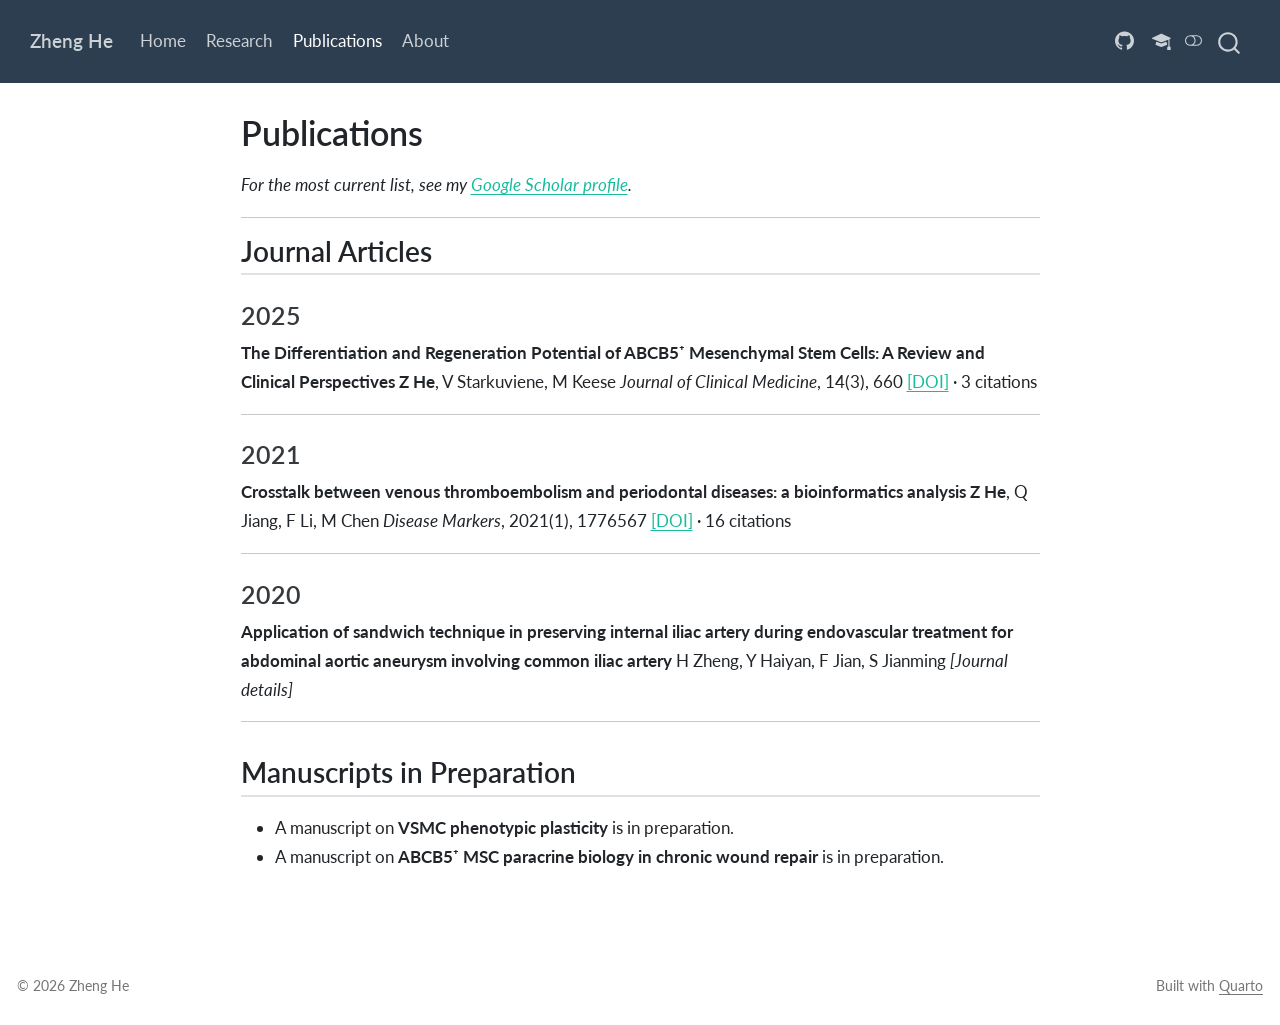
<file: publications.html>
<!DOCTYPE html>
<html xmlns="http://www.w3.org/1999/xhtml" lang="en" xml:lang="en"><head>

<meta charset="utf-8">
<meta name="generator" content="quarto-1.9.37">

<meta name="viewport" content="width=device-width, initial-scale=1.0, user-scalable=yes">


<title>Publications – Zheng He</title>
<style>
/* Default styles provided by pandoc.
** See https://pandoc.org/MANUAL.html#variables-for-html for config info.
*/
code{white-space: pre-wrap;}
span.smallcaps{font-variant: small-caps;}
div.columns{display: flex; gap: min(4vw, 1.5em);}
div.column{flex: auto; overflow-x: auto;}
div.hanging-indent{margin-left: 1.5em; text-indent: -1.5em;}
ul.task-list{list-style: none;}
ul.task-list li input[type="checkbox"] {
  width: 0.8em;
  margin: 0 0.8em 0.2em -1em; /* quarto-specific, see https://github.com/quarto-dev/quarto-cli/issues/4556 */ 
  vertical-align: middle;
}
</style>


<script src="site_libs/quarto-nav/quarto-nav.js"></script>
<script src="site_libs/quarto-nav/headroom.min.js"></script>
<script src="site_libs/clipboard/clipboard.min.js"></script>
<script src="site_libs/quarto-search/autocomplete.umd.js"></script>
<script src="site_libs/quarto-search/fuse.min.js"></script>
<script src="site_libs/quarto-search/quarto-search.js"></script>
<meta name="quarto:offset" content="./">
<link href="./assets/profile.jpg" rel="icon" type="image/jpeg">
<script src="site_libs/quarto-html/quarto.js" type="module"></script>
<script src="site_libs/quarto-html/tabsets/tabsets.js" type="module"></script>
<script src="site_libs/quarto-html/popper.min.js"></script>
<script src="site_libs/quarto-html/tippy.umd.min.js"></script>
<script src="site_libs/quarto-html/anchor.min.js"></script>
<link href="site_libs/quarto-html/tippy.css" rel="stylesheet">
<link href="site_libs/quarto-html/quarto-syntax-highlighting-7f8f88aac4f3542376d5c11b86a4c14d.css" rel="stylesheet" class="quarto-color-scheme" id="quarto-text-highlighting-styles">
<link href="site_libs/quarto-html/quarto-syntax-highlighting-dark-d0ae9245876894da5ac7e18953ecc5cc.css" rel="stylesheet" class="quarto-color-scheme quarto-color-alternate" id="quarto-text-highlighting-styles">
<link href="site_libs/quarto-html/quarto-syntax-highlighting-7f8f88aac4f3542376d5c11b86a4c14d.css" rel="stylesheet" class="quarto-color-scheme-extra" id="quarto-text-highlighting-styles">
<script src="site_libs/bootstrap/bootstrap.min.js"></script>
<link href="site_libs/bootstrap/bootstrap-icons.css" rel="stylesheet">
<link href="site_libs/bootstrap/bootstrap-f7919f14b89ae9a431cba0b331f0b52b.min.css" rel="stylesheet" append-hash="true" class="quarto-color-scheme" id="quarto-bootstrap" data-mode="light">
<link href="site_libs/bootstrap/bootstrap-dark-e6ec55d50a8571276e9da61ff62941ed.min.css" rel="stylesheet" append-hash="true" class="quarto-color-scheme quarto-color-alternate" id="quarto-bootstrap" data-mode="dark">
<link href="site_libs/bootstrap/bootstrap-f7919f14b89ae9a431cba0b331f0b52b.min.css" rel="stylesheet" append-hash="true" class="quarto-color-scheme-extra" id="quarto-bootstrap" data-mode="light">
<script id="quarto-search-options" type="application/json">{
  "location": "navbar",
  "copy-button": false,
  "collapse-after": 3,
  "panel-placement": "end",
  "type": "overlay",
  "limit": 50,
  "keyboard-shortcut": [
    "f",
    "/",
    "s"
  ],
  "show-item-context": false,
  "language": {
    "search-no-results-text": "No results",
    "search-matching-documents-text": "matching documents",
    "search-copy-link-title": "Copy link to search",
    "search-hide-matches-text": "Hide additional matches",
    "search-more-match-text": "more match in this document",
    "search-more-matches-text": "more matches in this document",
    "search-clear-button-title": "Clear",
    "search-text-placeholder": "",
    "search-detached-cancel-button-title": "Cancel",
    "search-submit-button-title": "Submit",
    "search-label": "Search"
  }
}</script>


<link rel="stylesheet" href="styles.css">
</head>

<body class="nav-fixed fullcontent quarto-light"><script id="quarto-html-before-body" type="application/javascript">
    const toggleBodyColorMode = (bsSheetEl) => {
      const mode = bsSheetEl.getAttribute("data-mode");
      const bodyEl = window.document.querySelector("body");
      if (mode === "dark") {
        bodyEl.classList.add("quarto-dark");
        bodyEl.classList.remove("quarto-light");
      } else {
        bodyEl.classList.add("quarto-light");
        bodyEl.classList.remove("quarto-dark");
      }
    }
    const toggleBodyColorPrimary = () => {
      const bsSheetEl = window.document.querySelector("link#quarto-bootstrap:not([rel=disabled-stylesheet])");
      if (bsSheetEl) {
        toggleBodyColorMode(bsSheetEl);
      }
    }
    const setColorSchemeToggle = (alternate) => {
      const toggles = window.document.querySelectorAll('.quarto-color-scheme-toggle');
      for (let i=0; i < toggles.length; i++) {
        const toggle = toggles[i];
        if (toggle) {
          if (alternate) {
            toggle.classList.add("alternate");
          } else {
            toggle.classList.remove("alternate");
          }
        }
      }
    };
    const toggleColorMode = (alternate) => {
      // Switch the stylesheets
      const primaryStylesheets = window.document.querySelectorAll('link.quarto-color-scheme:not(.quarto-color-alternate)');
      const alternateStylesheets = window.document.querySelectorAll('link.quarto-color-scheme.quarto-color-alternate');
      manageTransitions('#quarto-margin-sidebar .nav-link', false);
      if (alternate) {
        // note: dark is layered on light, we don't disable primary!
        enableStylesheet(alternateStylesheets);
        for (const sheetNode of alternateStylesheets) {
          if (sheetNode.id === "quarto-bootstrap") {
            toggleBodyColorMode(sheetNode);
          }
        }
      } else {
        disableStylesheet(alternateStylesheets);
        enableStylesheet(primaryStylesheets)
        toggleBodyColorPrimary();
      }
      manageTransitions('#quarto-margin-sidebar .nav-link', true);
      // Switch the toggles
      setColorSchemeToggle(alternate)
      // Hack to workaround the fact that safari doesn't
      // properly recolor the scrollbar when toggling (#1455)
      if (navigator.userAgent.indexOf('Safari') > 0 && navigator.userAgent.indexOf('Chrome') == -1) {
        manageTransitions("body", false);
        window.scrollTo(0, 1);
        setTimeout(() => {
          window.scrollTo(0, 0);
          manageTransitions("body", true);
        }, 40);
      }
    }
    const disableStylesheet = (stylesheets) => {
      for (let i=0; i < stylesheets.length; i++) {
        const stylesheet = stylesheets[i];
        stylesheet.rel = 'disabled-stylesheet';
      }
    }
    const enableStylesheet = (stylesheets) => {
      for (let i=0; i < stylesheets.length; i++) {
        const stylesheet = stylesheets[i];
        if(stylesheet.rel !== 'stylesheet') { // for Chrome, which will still FOUC without this check
          stylesheet.rel = 'stylesheet';
        }
      }
    }
    const manageTransitions = (selector, allowTransitions) => {
      const els = window.document.querySelectorAll(selector);
      for (let i=0; i < els.length; i++) {
        const el = els[i];
        if (allowTransitions) {
          el.classList.remove('notransition');
        } else {
          el.classList.add('notransition');
        }
      }
    }
    const isFileUrl = () => {
      return window.location.protocol === 'file:';
    }
    const hasAlternateSentinel = () => {
      let styleSentinel = getColorSchemeSentinel();
      if (styleSentinel !== null) {
        return styleSentinel === "alternate";
      } else {
        return false;
      }
    }
    const setStyleSentinel = (alternate) => {
      const value = alternate ? "alternate" : "default";
      if (!isFileUrl()) {
        window.localStorage.setItem("quarto-color-scheme", value);
      } else {
        localAlternateSentinel = value;
      }
    }
    const getColorSchemeSentinel = () => {
      if (!isFileUrl()) {
        const storageValue = window.localStorage.getItem("quarto-color-scheme");
        return storageValue != null ? storageValue : localAlternateSentinel;
      } else {
        return localAlternateSentinel;
      }
    }
    const toggleGiscusIfUsed = (isAlternate, darkModeDefault) => {
      const baseTheme = document.querySelector('#giscus-base-theme')?.value ?? 'light';
      const alternateTheme = document.querySelector('#giscus-alt-theme')?.value ?? 'dark';
      let newTheme = '';
      if(authorPrefersDark) {
        newTheme = isAlternate ? baseTheme : alternateTheme;
      } else {
        newTheme = isAlternate ? alternateTheme : baseTheme;
      }
      const changeGiscusTheme = () => {
        // From: https://github.com/giscus/giscus/issues/336
        const sendMessage = (message) => {
          const iframe = document.querySelector('iframe.giscus-frame');
          if (!iframe) return;
          iframe.contentWindow.postMessage({ giscus: message }, 'https://giscus.app');
        }
        sendMessage({
          setConfig: {
            theme: newTheme
          }
        });
      }
      const isGiscussLoaded = window.document.querySelector('iframe.giscus-frame') !== null;
      if (isGiscussLoaded) {
        changeGiscusTheme();
      }
    };
    const authorPrefersDark = false;
    const darkModeDefault = authorPrefersDark;
      document.querySelector('link#quarto-text-highlighting-styles.quarto-color-scheme-extra').rel = 'disabled-stylesheet';
      document.querySelector('link#quarto-bootstrap.quarto-color-scheme-extra').rel = 'disabled-stylesheet';
    let localAlternateSentinel = darkModeDefault ? 'alternate' : 'default';
    // Dark / light mode switch
    window.quartoToggleColorScheme = () => {
      // Read the current dark / light value
      let toAlternate = !hasAlternateSentinel();
      toggleColorMode(toAlternate);
      setStyleSentinel(toAlternate);
      toggleGiscusIfUsed(toAlternate, darkModeDefault);
      window.dispatchEvent(new Event('resize'));
    };
    // Switch to dark mode if need be
    if (hasAlternateSentinel()) {
      toggleColorMode(true);
    } else {
      toggleColorMode(false);
    }
  </script>

<div id="quarto-search-results"></div>
  <header id="quarto-header" class="headroom fixed-top">
    <nav class="navbar navbar-expand-lg " data-bs-theme="dark">
      <div class="navbar-container container-fluid">
      <div class="navbar-brand-container mx-auto">
    <a class="navbar-brand" href="./index.html">
    <span class="navbar-title">Zheng He</span>
    </a>
  </div>
            <div id="quarto-search" class="" title="Search"></div>
          <button class="navbar-toggler" type="button" data-bs-toggle="collapse" data-bs-target="#navbarCollapse" aria-controls="navbarCollapse" role="menu" aria-expanded="false" aria-label="Toggle navigation" onclick="if (window.quartoToggleHeadroom) { window.quartoToggleHeadroom(); }">
  <span class="navbar-toggler-icon"></span>
</button>
          <div class="collapse navbar-collapse" id="navbarCollapse">
            <ul class="navbar-nav navbar-nav-scroll me-auto">
  <li class="nav-item">
    <a class="nav-link" href="./index.html"> 
<span class="menu-text">Home</span></a>
  </li>  
  <li class="nav-item">
    <a class="nav-link" href="./research.html"> 
<span class="menu-text">Research</span></a>
  </li>  
  <li class="nav-item">
    <a class="nav-link active" href="./publications.html" aria-current="page"> 
<span class="menu-text">Publications</span></a>
  </li>  
  <li class="nav-item">
    <a class="nav-link" href="./about.html"> 
<span class="menu-text">About</span></a>
  </li>  
</ul>
            <ul class="navbar-nav navbar-nav-scroll ms-auto">
  <li class="nav-item compact">
    <a class="nav-link" href="https://github.com/zhenghe-research"> <i class="bi bi-github" role="img" aria-label="GitHub">
</i> 
<span class="menu-text"></span></a>
  </li>  
  <li class="nav-item compact">
    <a class="nav-link" href="https://scholar.google.com/citations?user=oPz_JBcAAAAJ"> <i class="bi bi-mortarboard-fill" role="img" aria-label="Google Scholar">
</i> 
<span class="menu-text"></span></a>
  </li>  
</ul>
          </div> <!-- /navcollapse -->
            <div class="quarto-navbar-tools">
  <a href="" class="quarto-color-scheme-toggle quarto-navigation-tool  px-1" onclick="window.quartoToggleColorScheme(); return false;" title="Toggle dark mode"><i class="bi"></i></a>
</div>
      </div> <!-- /container-fluid -->
    </nav>
</header>
<!-- content -->
<div id="quarto-content" class="quarto-container page-columns page-rows-contents page-layout-article page-navbar">
<!-- sidebar -->
<!-- margin-sidebar -->
    
<!-- main -->
<main class="content" id="quarto-document-content">


<header id="title-block-header" class="quarto-title-block default">
<div class="quarto-title">
<h1 class="title">Publications</h1>
</div>



<div class="quarto-title-meta">

    
  
    
  </div>
  


</header>


<p><em>For the most current list, see my <a href="https://scholar.google.com/citations?user=oPz_JBcAAAAJ">Google Scholar profile</a>.</em></p>
<hr>
<section id="journal-articles" class="level2">
<h2 class="anchored" data-anchor-id="journal-articles">Journal Articles</h2>
<section id="section" class="level3">
<h3 class="anchored" data-anchor-id="section">2025</h3>
<p><strong>The Differentiation and Regeneration Potential of ABCB5⁺ Mesenchymal Stem Cells: A Review and Clinical Perspectives</strong> <strong>Z He</strong>, V Starkuviene, M Keese <em>Journal of Clinical Medicine</em>, 14(3), 660 <a href="https://doi.org/10.3390/jcm14030660">[DOI]</a> · 3 citations</p>
<hr>
</section>
<section id="section-1" class="level3">
<h3 class="anchored" data-anchor-id="section-1">2021</h3>
<p><strong>Crosstalk between venous thromboembolism and periodontal diseases: a bioinformatics analysis</strong> <strong>Z He</strong>, Q Jiang, F Li, M Chen <em>Disease Markers</em>, 2021(1), 1776567 <a href="https://doi.org/10.1155/2021/1776567">[DOI]</a> · 16 citations</p>
<hr>
</section>
<section id="section-2" class="level3">
<h3 class="anchored" data-anchor-id="section-2">2020</h3>
<p><strong>Application of sandwich technique in preserving internal iliac artery during endovascular treatment for abdominal aortic aneurysm involving common iliac artery</strong> H Zheng, Y Haiyan, F Jian, S Jianming <em>[Journal details]</em> <!-- Verify authorship and add DOI if applicable --></p>
<hr>
</section>
</section>
<section id="manuscripts-in-preparation" class="level2">
<h2 class="anchored" data-anchor-id="manuscripts-in-preparation">Manuscripts in Preparation</h2>
<ul>
<li>A manuscript on <strong>VSMC phenotypic plasticity</strong> is in preparation.</li>
<li>A manuscript on <strong>ABCB5⁺ MSC paracrine biology in chronic wound repair</strong> is in preparation.</li>
</ul>


</section>

</main> <!-- /main -->
<script id="quarto-html-after-body" type="application/javascript">
  window.document.addEventListener("DOMContentLoaded", function (event) {
    // Ensure there is a toggle, if there isn't float one in the top right
    if (window.document.querySelector('.quarto-color-scheme-toggle') === null) {
      const a = window.document.createElement('a');
      a.classList.add('top-right');
      a.classList.add('quarto-color-scheme-toggle');
      a.href = "";
      a.onclick = function() { try { window.quartoToggleColorScheme(); } catch {} return false; };
      const i = window.document.createElement("i");
      i.classList.add('bi');
      a.appendChild(i);
      window.document.body.appendChild(a);
    }
    setColorSchemeToggle(hasAlternateSentinel())
    const icon = "";
    const anchorJS = new window.AnchorJS();
    anchorJS.options = {
      placement: 'right',
      icon: icon
    };
    anchorJS.add('.anchored');
    const isCodeAnnotation = (el) => {
      for (const clz of el.classList) {
        if (clz.startsWith('code-annotation-')) {                     
          return true;
        }
      }
      return false;
    }
    const onCopySuccess = function(e) {
      // button target
      const button = e.trigger;
      // don't keep focus
      button.blur();
      // flash "checked"
      button.classList.add('code-copy-button-checked');
      var currentTitle = button.getAttribute("title");
      button.setAttribute("title", "Copied!");
      let tooltip;
      if (window.bootstrap) {
        button.setAttribute("data-bs-toggle", "tooltip");
        button.setAttribute("data-bs-placement", "left");
        button.setAttribute("data-bs-title", "Copied!");
        tooltip = new bootstrap.Tooltip(button, 
          { trigger: "manual", 
            customClass: "code-copy-button-tooltip",
            offset: [0, -8]});
        tooltip.show();    
      }
      setTimeout(function() {
        if (tooltip) {
          tooltip.hide();
          button.removeAttribute("data-bs-title");
          button.removeAttribute("data-bs-toggle");
          button.removeAttribute("data-bs-placement");
        }
        button.setAttribute("title", currentTitle);
        button.classList.remove('code-copy-button-checked');
      }, 1000);
      // clear code selection
      e.clearSelection();
    }
    const getTextToCopy = function(trigger) {
      const outerScaffold = trigger.parentElement.cloneNode(true);
      const codeEl = outerScaffold.querySelector('code');
      for (const childEl of codeEl.children) {
        if (isCodeAnnotation(childEl)) {
          childEl.remove();
        }
      }
      return codeEl.innerText;
    }
    const clipboard = new window.ClipboardJS('.code-copy-button:not([data-in-quarto-modal])', {
      text: getTextToCopy
    });
    clipboard.on('success', onCopySuccess);
    if (window.document.getElementById('quarto-embedded-source-code-modal')) {
      const clipboardModal = new window.ClipboardJS('.code-copy-button[data-in-quarto-modal]', {
        text: getTextToCopy,
        container: window.document.getElementById('quarto-embedded-source-code-modal')
      });
      clipboardModal.on('success', onCopySuccess);
    }
      var localhostRegex = new RegExp(/^(?:http|https):\/\/localhost\:?[0-9]*\//);
      var mailtoRegex = new RegExp(/^mailto:/);
        var filterRegex = new RegExp('/' + window.location.host + '/');
      var isInternal = (href) => {
          return filterRegex.test(href) || localhostRegex.test(href) || mailtoRegex.test(href);
      }
      // Inspect non-navigation links and adorn them if external
     var links = window.document.querySelectorAll('a[href]:not(.nav-link):not(.navbar-brand):not(.toc-action):not(.sidebar-link):not(.sidebar-item-toggle):not(.pagination-link):not(.no-external):not([aria-hidden]):not(.dropdown-item):not(.quarto-navigation-tool):not(.about-link)');
      for (var i=0; i<links.length; i++) {
        const link = links[i];
        if (!isInternal(link.href)) {
          // undo the damage that might have been done by quarto-nav.js in the case of
          // links that we want to consider external
          if (link.dataset.originalHref !== undefined) {
            link.href = link.dataset.originalHref;
          }
        }
      }
    function tippyHover(el, contentFn, onTriggerFn, onUntriggerFn) {
      const config = {
        allowHTML: true,
        maxWidth: 500,
        delay: 100,
        arrow: false,
        appendTo: function(el) {
            return el.parentElement;
        },
        interactive: true,
        interactiveBorder: 10,
        theme: 'quarto',
        placement: 'bottom-start',
      };
      if (contentFn) {
        config.content = contentFn;
      }
      if (onTriggerFn) {
        config.onTrigger = onTriggerFn;
      }
      if (onUntriggerFn) {
        config.onUntrigger = onUntriggerFn;
      }
      window.tippy(el, config); 
    }
    const noterefs = window.document.querySelectorAll('a[role="doc-noteref"]');
    for (var i=0; i<noterefs.length; i++) {
      const ref = noterefs[i];
      tippyHover(ref, function() {
        // use id or data attribute instead here
        let href = ref.getAttribute('data-footnote-href') || ref.getAttribute('href');
        try { href = new URL(href).hash; } catch {}
        const id = href.replace(/^#\/?/, "");
        const note = window.document.getElementById(id);
        if (note) {
          return note.innerHTML;
        } else {
          return "";
        }
      });
    }
    const xrefs = window.document.querySelectorAll('a.quarto-xref');
    const processXRef = (id, note) => {
      // Strip column container classes
      const stripColumnClz = (el) => {
        el.classList.remove("page-full", "page-columns");
        if (el.children) {
          for (const child of el.children) {
            stripColumnClz(child);
          }
        }
      }
      stripColumnClz(note)
      if (id === null || id.startsWith('sec-')) {
        // Special case sections, only their first couple elements
        const container = document.createElement("div");
        if (note.children && note.children.length > 2) {
          container.appendChild(note.children[0].cloneNode(true));
          for (let i = 1; i < note.children.length; i++) {
            const child = note.children[i];
            if (child.tagName === "P" && child.innerText === "") {
              continue;
            } else {
              container.appendChild(child.cloneNode(true));
              break;
            }
          }
          if (window.Quarto?.typesetMath) {
            window.Quarto.typesetMath(container);
          }
          return container.innerHTML
        } else {
          if (window.Quarto?.typesetMath) {
            window.Quarto.typesetMath(note);
          }
          return note.innerHTML;
        }
      } else {
        // Remove any anchor links if they are present
        const anchorLink = note.querySelector('a.anchorjs-link');
        if (anchorLink) {
          anchorLink.remove();
        }
        if (window.Quarto?.typesetMath) {
          window.Quarto.typesetMath(note);
        }
        if (note.classList.contains("callout")) {
          return note.outerHTML;
        } else {
          return note.innerHTML;
        }
      }
    }
    for (var i=0; i<xrefs.length; i++) {
      const xref = xrefs[i];
      tippyHover(xref, undefined, function(instance) {
        instance.disable();
        let url = xref.getAttribute('href');
        let hash = undefined; 
        if (url.startsWith('#')) {
          hash = url;
        } else {
          try { hash = new URL(url).hash; } catch {}
        }
        if (hash) {
          const id = hash.replace(/^#\/?/, "");
          const note = window.document.getElementById(id);
          if (note !== null) {
            try {
              const html = processXRef(id, note.cloneNode(true));
              instance.setContent(html);
            } finally {
              instance.enable();
              instance.show();
            }
          } else {
            // See if we can fetch this
            fetch(url.split('#')[0])
            .then(res => res.text())
            .then(html => {
              const parser = new DOMParser();
              const htmlDoc = parser.parseFromString(html, "text/html");
              const note = htmlDoc.getElementById(id);
              if (note !== null) {
                const html = processXRef(id, note);
                instance.setContent(html);
              } 
            }).finally(() => {
              instance.enable();
              instance.show();
            });
          }
        } else {
          // See if we can fetch a full url (with no hash to target)
          // This is a special case and we should probably do some content thinning / targeting
          fetch(url)
          .then(res => res.text())
          .then(html => {
            const parser = new DOMParser();
            const htmlDoc = parser.parseFromString(html, "text/html");
            const note = htmlDoc.querySelector('main.content');
            if (note !== null) {
              // This should only happen for chapter cross references
              // (since there is no id in the URL)
              // remove the first header
              if (note.children.length > 0 && note.children[0].tagName === "HEADER") {
                note.children[0].remove();
              }
              const html = processXRef(null, note);
              instance.setContent(html);
            } 
          }).finally(() => {
            instance.enable();
            instance.show();
          });
        }
      }, function(instance) {
      });
    }
        let selectedAnnoteEl;
        const selectorForAnnotation = ( cell, annotation) => {
          let cellAttr = 'data-code-cell="' + cell + '"';
          let lineAttr = 'data-code-annotation="' +  annotation + '"';
          const selector = 'span[' + cellAttr + '][' + lineAttr + ']';
          return selector;
        }
        const selectCodeLines = (annoteEl) => {
          const doc = window.document;
          const targetCell = annoteEl.getAttribute("data-target-cell");
          const targetAnnotation = annoteEl.getAttribute("data-target-annotation");
          const annoteSpan = window.document.querySelector(selectorForAnnotation(targetCell, targetAnnotation));
          const lines = annoteSpan.getAttribute("data-code-lines").split(",");
          const lineIds = lines.map((line) => {
            return targetCell + "-" + line;
          })
          let top = null;
          let height = null;
          let parent = null;
          if (lineIds.length > 0) {
              //compute the position of the single el (top and bottom and make a div)
              const el = window.document.getElementById(lineIds[0]);
              top = el.offsetTop;
              height = el.offsetHeight;
              parent = el.parentElement.parentElement;
            if (lineIds.length > 1) {
              const lastEl = window.document.getElementById(lineIds[lineIds.length - 1]);
              const bottom = lastEl.offsetTop + lastEl.offsetHeight;
              height = bottom - top;
            }
            if (top !== null && height !== null && parent !== null) {
              // cook up a div (if necessary) and position it 
              let div = window.document.getElementById("code-annotation-line-highlight");
              if (div === null) {
                div = window.document.createElement("div");
                div.setAttribute("id", "code-annotation-line-highlight");
                div.style.position = 'absolute';
                parent.appendChild(div);
              }
              div.style.top = top - 2 + "px";
              div.style.height = height + 4 + "px";
              div.style.left = 0;
              let gutterDiv = window.document.getElementById("code-annotation-line-highlight-gutter");
              if (gutterDiv === null) {
                gutterDiv = window.document.createElement("div");
                gutterDiv.setAttribute("id", "code-annotation-line-highlight-gutter");
                gutterDiv.style.position = 'absolute';
                const codeCell = window.document.getElementById(targetCell);
                const gutter = codeCell.querySelector('.code-annotation-gutter');
                gutter.appendChild(gutterDiv);
              }
              gutterDiv.style.top = top - 2 + "px";
              gutterDiv.style.height = height + 4 + "px";
            }
            selectedAnnoteEl = annoteEl;
          }
        };
        const unselectCodeLines = () => {
          const elementsIds = ["code-annotation-line-highlight", "code-annotation-line-highlight-gutter"];
          elementsIds.forEach((elId) => {
            const div = window.document.getElementById(elId);
            if (div) {
              div.remove();
            }
          });
          selectedAnnoteEl = undefined;
        };
          // Handle positioning of the toggle
      window.addEventListener(
        "resize",
        throttle(() => {
          elRect = undefined;
          if (selectedAnnoteEl) {
            selectCodeLines(selectedAnnoteEl);
          }
        }, 10)
      );
      function throttle(fn, ms) {
      let throttle = false;
      let timer;
        return (...args) => {
          if(!throttle) { // first call gets through
              fn.apply(this, args);
              throttle = true;
          } else { // all the others get throttled
              if(timer) clearTimeout(timer); // cancel #2
              timer = setTimeout(() => {
                fn.apply(this, args);
                timer = throttle = false;
              }, ms);
          }
        };
      }
        // Attach click handler to the DT
        const annoteDls = window.document.querySelectorAll('dt[data-target-cell]');
        for (const annoteDlNode of annoteDls) {
          annoteDlNode.addEventListener('click', (event) => {
            const clickedEl = event.target;
            if (clickedEl !== selectedAnnoteEl) {
              unselectCodeLines();
              const activeEl = window.document.querySelector('dt[data-target-cell].code-annotation-active');
              if (activeEl) {
                activeEl.classList.remove('code-annotation-active');
              }
              selectCodeLines(clickedEl);
              clickedEl.classList.add('code-annotation-active');
            } else {
              // Unselect the line
              unselectCodeLines();
              clickedEl.classList.remove('code-annotation-active');
            }
          });
        }
    const findCites = (el) => {
      const parentEl = el.parentElement;
      if (parentEl) {
        const cites = parentEl.dataset.cites;
        if (cites) {
          return {
            el,
            cites: cites.split(' ')
          };
        } else {
          return findCites(el.parentElement)
        }
      } else {
        return undefined;
      }
    };
    var bibliorefs = window.document.querySelectorAll('a[role="doc-biblioref"]');
    for (var i=0; i<bibliorefs.length; i++) {
      const ref = bibliorefs[i];
      const citeInfo = findCites(ref);
      if (citeInfo) {
        tippyHover(citeInfo.el, function() {
          var popup = window.document.createElement('div');
          citeInfo.cites.forEach(function(cite) {
            var citeDiv = window.document.createElement('div');
            citeDiv.classList.add('hanging-indent');
            citeDiv.classList.add('csl-entry');
            var biblioDiv = window.document.getElementById('ref-' + cite);
            if (biblioDiv) {
              citeDiv.innerHTML = biblioDiv.innerHTML;
            }
            popup.appendChild(citeDiv);
          });
          return popup.innerHTML;
        });
      }
    }
  });
  </script>
</div> <!-- /content -->
<footer class="footer">
  <div class="nav-footer">
    <div class="nav-footer-left">
<p>© 2026 Zheng He</p>
</div>   
    <div class="nav-footer-center">
      &nbsp;
    </div>
    <div class="nav-footer-right">
<p>Built with <a href="https://quarto.org">Quarto</a></p>
</div>
  </div>
</footer>




</body></html>
</file>
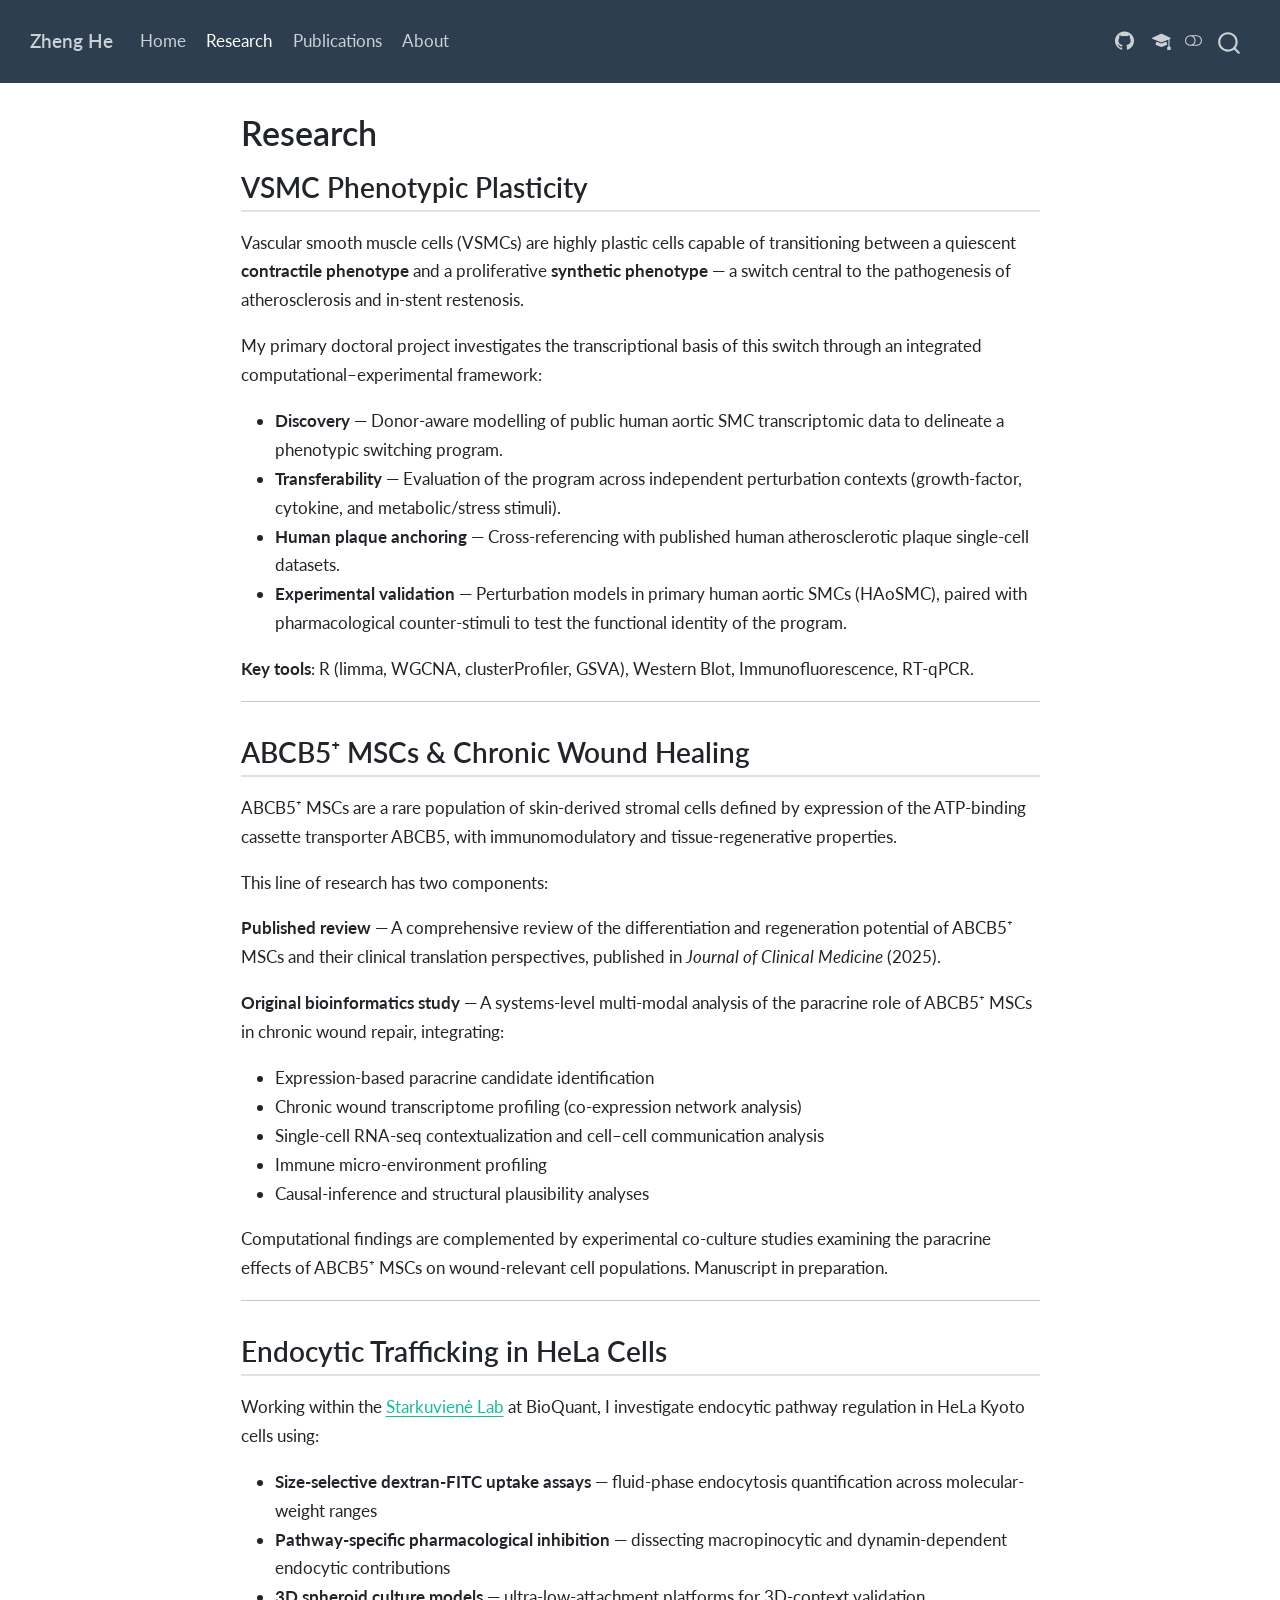
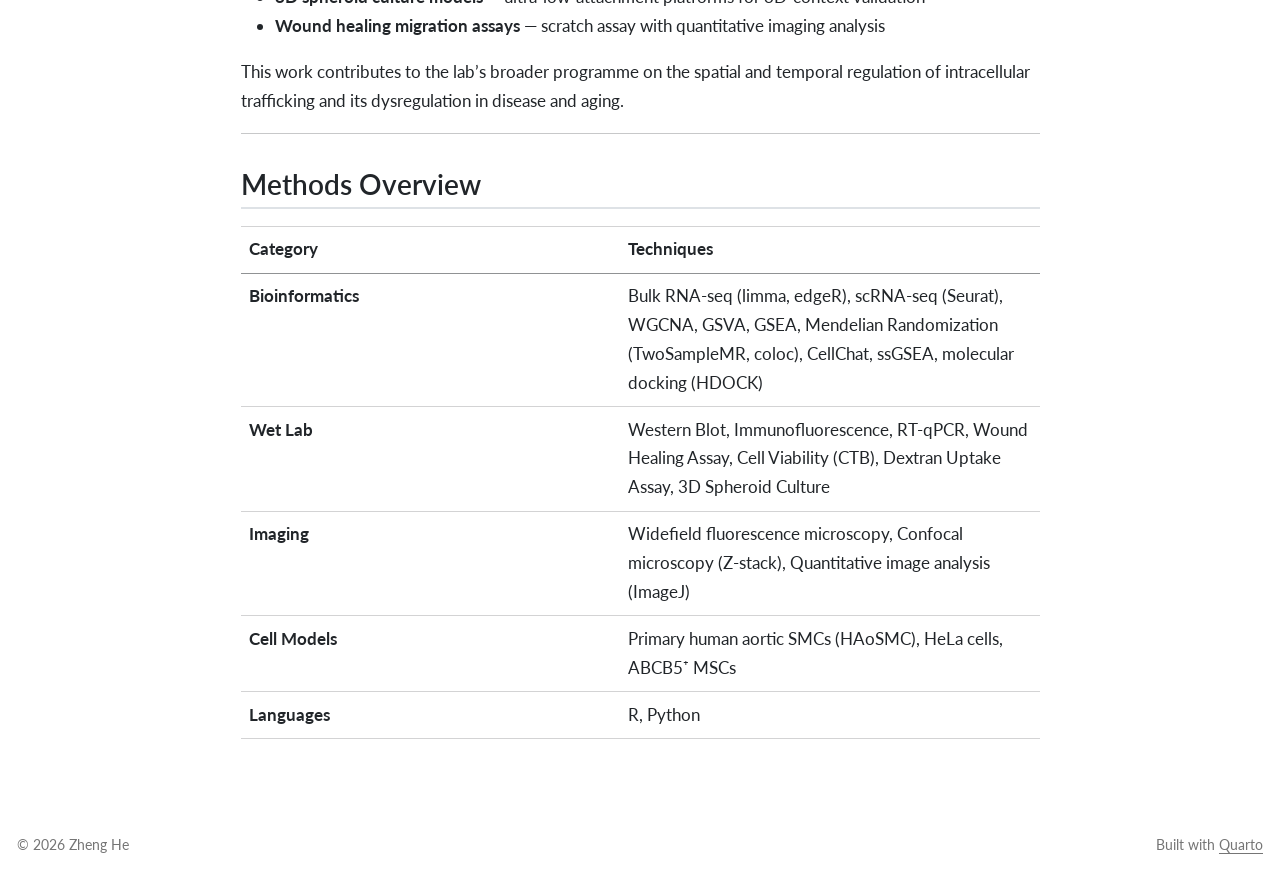
<file: research.html>
<!DOCTYPE html>
<html xmlns="http://www.w3.org/1999/xhtml" lang="en" xml:lang="en"><head>

<meta charset="utf-8">
<meta name="generator" content="quarto-1.9.37">

<meta name="viewport" content="width=device-width, initial-scale=1.0, user-scalable=yes">


<title>Research – Zheng He</title>
<style>
/* Default styles provided by pandoc.
** See https://pandoc.org/MANUAL.html#variables-for-html for config info.
*/
code{white-space: pre-wrap;}
span.smallcaps{font-variant: small-caps;}
div.columns{display: flex; gap: min(4vw, 1.5em);}
div.column{flex: auto; overflow-x: auto;}
div.hanging-indent{margin-left: 1.5em; text-indent: -1.5em;}
ul.task-list{list-style: none;}
ul.task-list li input[type="checkbox"] {
  width: 0.8em;
  margin: 0 0.8em 0.2em -1em; /* quarto-specific, see https://github.com/quarto-dev/quarto-cli/issues/4556 */ 
  vertical-align: middle;
}
</style>


<script src="site_libs/quarto-nav/quarto-nav.js"></script>
<script src="site_libs/quarto-nav/headroom.min.js"></script>
<script src="site_libs/clipboard/clipboard.min.js"></script>
<script src="site_libs/quarto-search/autocomplete.umd.js"></script>
<script src="site_libs/quarto-search/fuse.min.js"></script>
<script src="site_libs/quarto-search/quarto-search.js"></script>
<meta name="quarto:offset" content="./">
<link href="./assets/profile.jpg" rel="icon" type="image/jpeg">
<script src="site_libs/quarto-html/quarto.js" type="module"></script>
<script src="site_libs/quarto-html/tabsets/tabsets.js" type="module"></script>
<script src="site_libs/quarto-html/popper.min.js"></script>
<script src="site_libs/quarto-html/tippy.umd.min.js"></script>
<script src="site_libs/quarto-html/anchor.min.js"></script>
<link href="site_libs/quarto-html/tippy.css" rel="stylesheet">
<link href="site_libs/quarto-html/quarto-syntax-highlighting-7f8f88aac4f3542376d5c11b86a4c14d.css" rel="stylesheet" class="quarto-color-scheme" id="quarto-text-highlighting-styles">
<link href="site_libs/quarto-html/quarto-syntax-highlighting-dark-d0ae9245876894da5ac7e18953ecc5cc.css" rel="stylesheet" class="quarto-color-scheme quarto-color-alternate" id="quarto-text-highlighting-styles">
<link href="site_libs/quarto-html/quarto-syntax-highlighting-7f8f88aac4f3542376d5c11b86a4c14d.css" rel="stylesheet" class="quarto-color-scheme-extra" id="quarto-text-highlighting-styles">
<script src="site_libs/bootstrap/bootstrap.min.js"></script>
<link href="site_libs/bootstrap/bootstrap-icons.css" rel="stylesheet">
<link href="site_libs/bootstrap/bootstrap-f7919f14b89ae9a431cba0b331f0b52b.min.css" rel="stylesheet" append-hash="true" class="quarto-color-scheme" id="quarto-bootstrap" data-mode="light">
<link href="site_libs/bootstrap/bootstrap-dark-e6ec55d50a8571276e9da61ff62941ed.min.css" rel="stylesheet" append-hash="true" class="quarto-color-scheme quarto-color-alternate" id="quarto-bootstrap" data-mode="dark">
<link href="site_libs/bootstrap/bootstrap-f7919f14b89ae9a431cba0b331f0b52b.min.css" rel="stylesheet" append-hash="true" class="quarto-color-scheme-extra" id="quarto-bootstrap" data-mode="light">
<script id="quarto-search-options" type="application/json">{
  "location": "navbar",
  "copy-button": false,
  "collapse-after": 3,
  "panel-placement": "end",
  "type": "overlay",
  "limit": 50,
  "keyboard-shortcut": [
    "f",
    "/",
    "s"
  ],
  "show-item-context": false,
  "language": {
    "search-no-results-text": "No results",
    "search-matching-documents-text": "matching documents",
    "search-copy-link-title": "Copy link to search",
    "search-hide-matches-text": "Hide additional matches",
    "search-more-match-text": "more match in this document",
    "search-more-matches-text": "more matches in this document",
    "search-clear-button-title": "Clear",
    "search-text-placeholder": "",
    "search-detached-cancel-button-title": "Cancel",
    "search-submit-button-title": "Submit",
    "search-label": "Search"
  }
}</script>


<link rel="stylesheet" href="styles.css">
</head>

<body class="nav-fixed fullcontent quarto-light"><script id="quarto-html-before-body" type="application/javascript">
    const toggleBodyColorMode = (bsSheetEl) => {
      const mode = bsSheetEl.getAttribute("data-mode");
      const bodyEl = window.document.querySelector("body");
      if (mode === "dark") {
        bodyEl.classList.add("quarto-dark");
        bodyEl.classList.remove("quarto-light");
      } else {
        bodyEl.classList.add("quarto-light");
        bodyEl.classList.remove("quarto-dark");
      }
    }
    const toggleBodyColorPrimary = () => {
      const bsSheetEl = window.document.querySelector("link#quarto-bootstrap:not([rel=disabled-stylesheet])");
      if (bsSheetEl) {
        toggleBodyColorMode(bsSheetEl);
      }
    }
    const setColorSchemeToggle = (alternate) => {
      const toggles = window.document.querySelectorAll('.quarto-color-scheme-toggle');
      for (let i=0; i < toggles.length; i++) {
        const toggle = toggles[i];
        if (toggle) {
          if (alternate) {
            toggle.classList.add("alternate");
          } else {
            toggle.classList.remove("alternate");
          }
        }
      }
    };
    const toggleColorMode = (alternate) => {
      // Switch the stylesheets
      const primaryStylesheets = window.document.querySelectorAll('link.quarto-color-scheme:not(.quarto-color-alternate)');
      const alternateStylesheets = window.document.querySelectorAll('link.quarto-color-scheme.quarto-color-alternate');
      manageTransitions('#quarto-margin-sidebar .nav-link', false);
      if (alternate) {
        // note: dark is layered on light, we don't disable primary!
        enableStylesheet(alternateStylesheets);
        for (const sheetNode of alternateStylesheets) {
          if (sheetNode.id === "quarto-bootstrap") {
            toggleBodyColorMode(sheetNode);
          }
        }
      } else {
        disableStylesheet(alternateStylesheets);
        enableStylesheet(primaryStylesheets)
        toggleBodyColorPrimary();
      }
      manageTransitions('#quarto-margin-sidebar .nav-link', true);
      // Switch the toggles
      setColorSchemeToggle(alternate)
      // Hack to workaround the fact that safari doesn't
      // properly recolor the scrollbar when toggling (#1455)
      if (navigator.userAgent.indexOf('Safari') > 0 && navigator.userAgent.indexOf('Chrome') == -1) {
        manageTransitions("body", false);
        window.scrollTo(0, 1);
        setTimeout(() => {
          window.scrollTo(0, 0);
          manageTransitions("body", true);
        }, 40);
      }
    }
    const disableStylesheet = (stylesheets) => {
      for (let i=0; i < stylesheets.length; i++) {
        const stylesheet = stylesheets[i];
        stylesheet.rel = 'disabled-stylesheet';
      }
    }
    const enableStylesheet = (stylesheets) => {
      for (let i=0; i < stylesheets.length; i++) {
        const stylesheet = stylesheets[i];
        if(stylesheet.rel !== 'stylesheet') { // for Chrome, which will still FOUC without this check
          stylesheet.rel = 'stylesheet';
        }
      }
    }
    const manageTransitions = (selector, allowTransitions) => {
      const els = window.document.querySelectorAll(selector);
      for (let i=0; i < els.length; i++) {
        const el = els[i];
        if (allowTransitions) {
          el.classList.remove('notransition');
        } else {
          el.classList.add('notransition');
        }
      }
    }
    const isFileUrl = () => {
      return window.location.protocol === 'file:';
    }
    const hasAlternateSentinel = () => {
      let styleSentinel = getColorSchemeSentinel();
      if (styleSentinel !== null) {
        return styleSentinel === "alternate";
      } else {
        return false;
      }
    }
    const setStyleSentinel = (alternate) => {
      const value = alternate ? "alternate" : "default";
      if (!isFileUrl()) {
        window.localStorage.setItem("quarto-color-scheme", value);
      } else {
        localAlternateSentinel = value;
      }
    }
    const getColorSchemeSentinel = () => {
      if (!isFileUrl()) {
        const storageValue = window.localStorage.getItem("quarto-color-scheme");
        return storageValue != null ? storageValue : localAlternateSentinel;
      } else {
        return localAlternateSentinel;
      }
    }
    const toggleGiscusIfUsed = (isAlternate, darkModeDefault) => {
      const baseTheme = document.querySelector('#giscus-base-theme')?.value ?? 'light';
      const alternateTheme = document.querySelector('#giscus-alt-theme')?.value ?? 'dark';
      let newTheme = '';
      if(authorPrefersDark) {
        newTheme = isAlternate ? baseTheme : alternateTheme;
      } else {
        newTheme = isAlternate ? alternateTheme : baseTheme;
      }
      const changeGiscusTheme = () => {
        // From: https://github.com/giscus/giscus/issues/336
        const sendMessage = (message) => {
          const iframe = document.querySelector('iframe.giscus-frame');
          if (!iframe) return;
          iframe.contentWindow.postMessage({ giscus: message }, 'https://giscus.app');
        }
        sendMessage({
          setConfig: {
            theme: newTheme
          }
        });
      }
      const isGiscussLoaded = window.document.querySelector('iframe.giscus-frame') !== null;
      if (isGiscussLoaded) {
        changeGiscusTheme();
      }
    };
    const authorPrefersDark = false;
    const darkModeDefault = authorPrefersDark;
      document.querySelector('link#quarto-text-highlighting-styles.quarto-color-scheme-extra').rel = 'disabled-stylesheet';
      document.querySelector('link#quarto-bootstrap.quarto-color-scheme-extra').rel = 'disabled-stylesheet';
    let localAlternateSentinel = darkModeDefault ? 'alternate' : 'default';
    // Dark / light mode switch
    window.quartoToggleColorScheme = () => {
      // Read the current dark / light value
      let toAlternate = !hasAlternateSentinel();
      toggleColorMode(toAlternate);
      setStyleSentinel(toAlternate);
      toggleGiscusIfUsed(toAlternate, darkModeDefault);
      window.dispatchEvent(new Event('resize'));
    };
    // Switch to dark mode if need be
    if (hasAlternateSentinel()) {
      toggleColorMode(true);
    } else {
      toggleColorMode(false);
    }
  </script>

<div id="quarto-search-results"></div>
  <header id="quarto-header" class="headroom fixed-top">
    <nav class="navbar navbar-expand-lg " data-bs-theme="dark">
      <div class="navbar-container container-fluid">
      <div class="navbar-brand-container mx-auto">
    <a class="navbar-brand" href="./index.html">
    <span class="navbar-title">Zheng He</span>
    </a>
  </div>
            <div id="quarto-search" class="" title="Search"></div>
          <button class="navbar-toggler" type="button" data-bs-toggle="collapse" data-bs-target="#navbarCollapse" aria-controls="navbarCollapse" role="menu" aria-expanded="false" aria-label="Toggle navigation" onclick="if (window.quartoToggleHeadroom) { window.quartoToggleHeadroom(); }">
  <span class="navbar-toggler-icon"></span>
</button>
          <div class="collapse navbar-collapse" id="navbarCollapse">
            <ul class="navbar-nav navbar-nav-scroll me-auto">
  <li class="nav-item">
    <a class="nav-link" href="./index.html"> 
<span class="menu-text">Home</span></a>
  </li>  
  <li class="nav-item">
    <a class="nav-link active" href="./research.html" aria-current="page"> 
<span class="menu-text">Research</span></a>
  </li>  
  <li class="nav-item">
    <a class="nav-link" href="./publications.html"> 
<span class="menu-text">Publications</span></a>
  </li>  
  <li class="nav-item">
    <a class="nav-link" href="./about.html"> 
<span class="menu-text">About</span></a>
  </li>  
</ul>
            <ul class="navbar-nav navbar-nav-scroll ms-auto">
  <li class="nav-item compact">
    <a class="nav-link" href="https://github.com/zhenghe-research"> <i class="bi bi-github" role="img" aria-label="GitHub">
</i> 
<span class="menu-text"></span></a>
  </li>  
  <li class="nav-item compact">
    <a class="nav-link" href="https://scholar.google.com/citations?user=oPz_JBcAAAAJ"> <i class="bi bi-mortarboard-fill" role="img" aria-label="Google Scholar">
</i> 
<span class="menu-text"></span></a>
  </li>  
</ul>
          </div> <!-- /navcollapse -->
            <div class="quarto-navbar-tools">
  <a href="" class="quarto-color-scheme-toggle quarto-navigation-tool  px-1" onclick="window.quartoToggleColorScheme(); return false;" title="Toggle dark mode"><i class="bi"></i></a>
</div>
      </div> <!-- /container-fluid -->
    </nav>
</header>
<!-- content -->
<div id="quarto-content" class="quarto-container page-columns page-rows-contents page-layout-article page-navbar">
<!-- sidebar -->
<!-- margin-sidebar -->
    
<!-- main -->
<main class="content" id="quarto-document-content">


<header id="title-block-header" class="quarto-title-block default">
<div class="quarto-title">
<h1 class="title">Research</h1>
</div>



<div class="quarto-title-meta">

    
  
    
  </div>
  


</header>


<section id="vsmc-phenotypic-plasticity" class="level2">
<h2 class="anchored" data-anchor-id="vsmc-phenotypic-plasticity">VSMC Phenotypic Plasticity</h2>
<p>Vascular smooth muscle cells (VSMCs) are highly plastic cells capable of transitioning between a quiescent <strong>contractile phenotype</strong> and a proliferative <strong>synthetic phenotype</strong> — a switch central to the pathogenesis of atherosclerosis and in-stent restenosis.</p>
<p>My primary doctoral project investigates the transcriptional basis of this switch through an integrated computational–experimental framework:</p>
<ul>
<li><strong>Discovery</strong> — Donor-aware modelling of public human aortic SMC transcriptomic data to delineate a phenotypic switching program.</li>
<li><strong>Transferability</strong> — Evaluation of the program across independent perturbation contexts (growth-factor, cytokine, and metabolic/stress stimuli).</li>
<li><strong>Human plaque anchoring</strong> — Cross-referencing with published human atherosclerotic plaque single-cell datasets.</li>
<li><strong>Experimental validation</strong> — Perturbation models in primary human aortic SMCs (HAoSMC), paired with pharmacological counter-stimuli to test the functional identity of the program.</li>
</ul>
<p><strong>Key tools</strong>: R (limma, WGCNA, clusterProfiler, GSVA), Western Blot, Immunofluorescence, RT-qPCR.</p>
<hr>
</section>
<section id="abcb5-mscs-chronic-wound-healing" class="level2">
<h2 class="anchored" data-anchor-id="abcb5-mscs-chronic-wound-healing">ABCB5⁺ MSCs &amp; Chronic Wound Healing</h2>
<p>ABCB5⁺ MSCs are a rare population of skin-derived stromal cells defined by expression of the ATP-binding cassette transporter ABCB5, with immunomodulatory and tissue-regenerative properties.</p>
<p>This line of research has two components:</p>
<p><strong>Published review</strong> — A comprehensive review of the differentiation and regeneration potential of ABCB5⁺ MSCs and their clinical translation perspectives, published in <em>Journal of Clinical Medicine</em> (2025).</p>
<p><strong>Original bioinformatics study</strong> — A systems-level multi-modal analysis of the paracrine role of ABCB5⁺ MSCs in chronic wound repair, integrating:</p>
<ul>
<li>Expression-based paracrine candidate identification</li>
<li>Chronic wound transcriptome profiling (co-expression network analysis)</li>
<li>Single-cell RNA-seq contextualization and cell–cell communication analysis</li>
<li>Immune micro-environment profiling</li>
<li>Causal-inference and structural plausibility analyses</li>
</ul>
<p>Computational findings are complemented by experimental co-culture studies examining the paracrine effects of ABCB5⁺ MSCs on wound-relevant cell populations. Manuscript in preparation.</p>
<hr>
</section>
<section id="endocytic-trafficking-in-hela-cells" class="level2">
<h2 class="anchored" data-anchor-id="endocytic-trafficking-in-hela-cells">Endocytic Trafficking in HeLa Cells</h2>
<p>Working within the <a href="https://www.bioquant.uni-heidelberg.de/groups/starkuviene">Starkuvienė Lab</a> at BioQuant, I investigate endocytic pathway regulation in HeLa Kyoto cells using:</p>
<ul>
<li><strong>Size-selective dextran-FITC uptake assays</strong> — fluid-phase endocytosis quantification across molecular-weight ranges</li>
<li><strong>Pathway-specific pharmacological inhibition</strong> — dissecting macropinocytic and dynamin-dependent endocytic contributions</li>
<li><strong>3D spheroid culture models</strong> — ultra-low-attachment platforms for 3D-context validation</li>
<li><strong>Wound healing migration assays</strong> — scratch assay with quantitative imaging analysis</li>
</ul>
<p>This work contributes to the lab’s broader programme on the spatial and temporal regulation of intracellular trafficking and its dysregulation in disease and aging.</p>
<hr>
</section>
<section id="methods-overview" class="level2">
<h2 class="anchored" data-anchor-id="methods-overview">Methods Overview</h2>
<table class="caption-top table">
<colgroup>
<col style="width: 47%">
<col style="width: 52%">
</colgroup>
<thead>
<tr class="header">
<th>Category</th>
<th>Techniques</th>
</tr>
</thead>
<tbody>
<tr class="odd">
<td><strong>Bioinformatics</strong></td>
<td>Bulk RNA-seq (limma, edgeR), scRNA-seq (Seurat), WGCNA, GSVA, GSEA, Mendelian Randomization (TwoSampleMR, coloc), CellChat, ssGSEA, molecular docking (HDOCK)</td>
</tr>
<tr class="even">
<td><strong>Wet Lab</strong></td>
<td>Western Blot, Immunofluorescence, RT-qPCR, Wound Healing Assay, Cell Viability (CTB), Dextran Uptake Assay, 3D Spheroid Culture</td>
</tr>
<tr class="odd">
<td><strong>Imaging</strong></td>
<td>Widefield fluorescence microscopy, Confocal microscopy (Z-stack), Quantitative image analysis (ImageJ)</td>
</tr>
<tr class="even">
<td><strong>Cell Models</strong></td>
<td>Primary human aortic SMCs (HAoSMC), HeLa cells, ABCB5⁺ MSCs</td>
</tr>
<tr class="odd">
<td><strong>Languages</strong></td>
<td>R, Python</td>
</tr>
</tbody>
</table>


</section>

</main> <!-- /main -->
<script id="quarto-html-after-body" type="application/javascript">
  window.document.addEventListener("DOMContentLoaded", function (event) {
    // Ensure there is a toggle, if there isn't float one in the top right
    if (window.document.querySelector('.quarto-color-scheme-toggle') === null) {
      const a = window.document.createElement('a');
      a.classList.add('top-right');
      a.classList.add('quarto-color-scheme-toggle');
      a.href = "";
      a.onclick = function() { try { window.quartoToggleColorScheme(); } catch {} return false; };
      const i = window.document.createElement("i");
      i.classList.add('bi');
      a.appendChild(i);
      window.document.body.appendChild(a);
    }
    setColorSchemeToggle(hasAlternateSentinel())
    const icon = "";
    const anchorJS = new window.AnchorJS();
    anchorJS.options = {
      placement: 'right',
      icon: icon
    };
    anchorJS.add('.anchored');
    const isCodeAnnotation = (el) => {
      for (const clz of el.classList) {
        if (clz.startsWith('code-annotation-')) {                     
          return true;
        }
      }
      return false;
    }
    const onCopySuccess = function(e) {
      // button target
      const button = e.trigger;
      // don't keep focus
      button.blur();
      // flash "checked"
      button.classList.add('code-copy-button-checked');
      var currentTitle = button.getAttribute("title");
      button.setAttribute("title", "Copied!");
      let tooltip;
      if (window.bootstrap) {
        button.setAttribute("data-bs-toggle", "tooltip");
        button.setAttribute("data-bs-placement", "left");
        button.setAttribute("data-bs-title", "Copied!");
        tooltip = new bootstrap.Tooltip(button, 
          { trigger: "manual", 
            customClass: "code-copy-button-tooltip",
            offset: [0, -8]});
        tooltip.show();    
      }
      setTimeout(function() {
        if (tooltip) {
          tooltip.hide();
          button.removeAttribute("data-bs-title");
          button.removeAttribute("data-bs-toggle");
          button.removeAttribute("data-bs-placement");
        }
        button.setAttribute("title", currentTitle);
        button.classList.remove('code-copy-button-checked');
      }, 1000);
      // clear code selection
      e.clearSelection();
    }
    const getTextToCopy = function(trigger) {
      const outerScaffold = trigger.parentElement.cloneNode(true);
      const codeEl = outerScaffold.querySelector('code');
      for (const childEl of codeEl.children) {
        if (isCodeAnnotation(childEl)) {
          childEl.remove();
        }
      }
      return codeEl.innerText;
    }
    const clipboard = new window.ClipboardJS('.code-copy-button:not([data-in-quarto-modal])', {
      text: getTextToCopy
    });
    clipboard.on('success', onCopySuccess);
    if (window.document.getElementById('quarto-embedded-source-code-modal')) {
      const clipboardModal = new window.ClipboardJS('.code-copy-button[data-in-quarto-modal]', {
        text: getTextToCopy,
        container: window.document.getElementById('quarto-embedded-source-code-modal')
      });
      clipboardModal.on('success', onCopySuccess);
    }
      var localhostRegex = new RegExp(/^(?:http|https):\/\/localhost\:?[0-9]*\//);
      var mailtoRegex = new RegExp(/^mailto:/);
        var filterRegex = new RegExp('/' + window.location.host + '/');
      var isInternal = (href) => {
          return filterRegex.test(href) || localhostRegex.test(href) || mailtoRegex.test(href);
      }
      // Inspect non-navigation links and adorn them if external
     var links = window.document.querySelectorAll('a[href]:not(.nav-link):not(.navbar-brand):not(.toc-action):not(.sidebar-link):not(.sidebar-item-toggle):not(.pagination-link):not(.no-external):not([aria-hidden]):not(.dropdown-item):not(.quarto-navigation-tool):not(.about-link)');
      for (var i=0; i<links.length; i++) {
        const link = links[i];
        if (!isInternal(link.href)) {
          // undo the damage that might have been done by quarto-nav.js in the case of
          // links that we want to consider external
          if (link.dataset.originalHref !== undefined) {
            link.href = link.dataset.originalHref;
          }
        }
      }
    function tippyHover(el, contentFn, onTriggerFn, onUntriggerFn) {
      const config = {
        allowHTML: true,
        maxWidth: 500,
        delay: 100,
        arrow: false,
        appendTo: function(el) {
            return el.parentElement;
        },
        interactive: true,
        interactiveBorder: 10,
        theme: 'quarto',
        placement: 'bottom-start',
      };
      if (contentFn) {
        config.content = contentFn;
      }
      if (onTriggerFn) {
        config.onTrigger = onTriggerFn;
      }
      if (onUntriggerFn) {
        config.onUntrigger = onUntriggerFn;
      }
      window.tippy(el, config); 
    }
    const noterefs = window.document.querySelectorAll('a[role="doc-noteref"]');
    for (var i=0; i<noterefs.length; i++) {
      const ref = noterefs[i];
      tippyHover(ref, function() {
        // use id or data attribute instead here
        let href = ref.getAttribute('data-footnote-href') || ref.getAttribute('href');
        try { href = new URL(href).hash; } catch {}
        const id = href.replace(/^#\/?/, "");
        const note = window.document.getElementById(id);
        if (note) {
          return note.innerHTML;
        } else {
          return "";
        }
      });
    }
    const xrefs = window.document.querySelectorAll('a.quarto-xref');
    const processXRef = (id, note) => {
      // Strip column container classes
      const stripColumnClz = (el) => {
        el.classList.remove("page-full", "page-columns");
        if (el.children) {
          for (const child of el.children) {
            stripColumnClz(child);
          }
        }
      }
      stripColumnClz(note)
      if (id === null || id.startsWith('sec-')) {
        // Special case sections, only their first couple elements
        const container = document.createElement("div");
        if (note.children && note.children.length > 2) {
          container.appendChild(note.children[0].cloneNode(true));
          for (let i = 1; i < note.children.length; i++) {
            const child = note.children[i];
            if (child.tagName === "P" && child.innerText === "") {
              continue;
            } else {
              container.appendChild(child.cloneNode(true));
              break;
            }
          }
          if (window.Quarto?.typesetMath) {
            window.Quarto.typesetMath(container);
          }
          return container.innerHTML
        } else {
          if (window.Quarto?.typesetMath) {
            window.Quarto.typesetMath(note);
          }
          return note.innerHTML;
        }
      } else {
        // Remove any anchor links if they are present
        const anchorLink = note.querySelector('a.anchorjs-link');
        if (anchorLink) {
          anchorLink.remove();
        }
        if (window.Quarto?.typesetMath) {
          window.Quarto.typesetMath(note);
        }
        if (note.classList.contains("callout")) {
          return note.outerHTML;
        } else {
          return note.innerHTML;
        }
      }
    }
    for (var i=0; i<xrefs.length; i++) {
      const xref = xrefs[i];
      tippyHover(xref, undefined, function(instance) {
        instance.disable();
        let url = xref.getAttribute('href');
        let hash = undefined; 
        if (url.startsWith('#')) {
          hash = url;
        } else {
          try { hash = new URL(url).hash; } catch {}
        }
        if (hash) {
          const id = hash.replace(/^#\/?/, "");
          const note = window.document.getElementById(id);
          if (note !== null) {
            try {
              const html = processXRef(id, note.cloneNode(true));
              instance.setContent(html);
            } finally {
              instance.enable();
              instance.show();
            }
          } else {
            // See if we can fetch this
            fetch(url.split('#')[0])
            .then(res => res.text())
            .then(html => {
              const parser = new DOMParser();
              const htmlDoc = parser.parseFromString(html, "text/html");
              const note = htmlDoc.getElementById(id);
              if (note !== null) {
                const html = processXRef(id, note);
                instance.setContent(html);
              } 
            }).finally(() => {
              instance.enable();
              instance.show();
            });
          }
        } else {
          // See if we can fetch a full url (with no hash to target)
          // This is a special case and we should probably do some content thinning / targeting
          fetch(url)
          .then(res => res.text())
          .then(html => {
            const parser = new DOMParser();
            const htmlDoc = parser.parseFromString(html, "text/html");
            const note = htmlDoc.querySelector('main.content');
            if (note !== null) {
              // This should only happen for chapter cross references
              // (since there is no id in the URL)
              // remove the first header
              if (note.children.length > 0 && note.children[0].tagName === "HEADER") {
                note.children[0].remove();
              }
              const html = processXRef(null, note);
              instance.setContent(html);
            } 
          }).finally(() => {
            instance.enable();
            instance.show();
          });
        }
      }, function(instance) {
      });
    }
        let selectedAnnoteEl;
        const selectorForAnnotation = ( cell, annotation) => {
          let cellAttr = 'data-code-cell="' + cell + '"';
          let lineAttr = 'data-code-annotation="' +  annotation + '"';
          const selector = 'span[' + cellAttr + '][' + lineAttr + ']';
          return selector;
        }
        const selectCodeLines = (annoteEl) => {
          const doc = window.document;
          const targetCell = annoteEl.getAttribute("data-target-cell");
          const targetAnnotation = annoteEl.getAttribute("data-target-annotation");
          const annoteSpan = window.document.querySelector(selectorForAnnotation(targetCell, targetAnnotation));
          const lines = annoteSpan.getAttribute("data-code-lines").split(",");
          const lineIds = lines.map((line) => {
            return targetCell + "-" + line;
          })
          let top = null;
          let height = null;
          let parent = null;
          if (lineIds.length > 0) {
              //compute the position of the single el (top and bottom and make a div)
              const el = window.document.getElementById(lineIds[0]);
              top = el.offsetTop;
              height = el.offsetHeight;
              parent = el.parentElement.parentElement;
            if (lineIds.length > 1) {
              const lastEl = window.document.getElementById(lineIds[lineIds.length - 1]);
              const bottom = lastEl.offsetTop + lastEl.offsetHeight;
              height = bottom - top;
            }
            if (top !== null && height !== null && parent !== null) {
              // cook up a div (if necessary) and position it 
              let div = window.document.getElementById("code-annotation-line-highlight");
              if (div === null) {
                div = window.document.createElement("div");
                div.setAttribute("id", "code-annotation-line-highlight");
                div.style.position = 'absolute';
                parent.appendChild(div);
              }
              div.style.top = top - 2 + "px";
              div.style.height = height + 4 + "px";
              div.style.left = 0;
              let gutterDiv = window.document.getElementById("code-annotation-line-highlight-gutter");
              if (gutterDiv === null) {
                gutterDiv = window.document.createElement("div");
                gutterDiv.setAttribute("id", "code-annotation-line-highlight-gutter");
                gutterDiv.style.position = 'absolute';
                const codeCell = window.document.getElementById(targetCell);
                const gutter = codeCell.querySelector('.code-annotation-gutter');
                gutter.appendChild(gutterDiv);
              }
              gutterDiv.style.top = top - 2 + "px";
              gutterDiv.style.height = height + 4 + "px";
            }
            selectedAnnoteEl = annoteEl;
          }
        };
        const unselectCodeLines = () => {
          const elementsIds = ["code-annotation-line-highlight", "code-annotation-line-highlight-gutter"];
          elementsIds.forEach((elId) => {
            const div = window.document.getElementById(elId);
            if (div) {
              div.remove();
            }
          });
          selectedAnnoteEl = undefined;
        };
          // Handle positioning of the toggle
      window.addEventListener(
        "resize",
        throttle(() => {
          elRect = undefined;
          if (selectedAnnoteEl) {
            selectCodeLines(selectedAnnoteEl);
          }
        }, 10)
      );
      function throttle(fn, ms) {
      let throttle = false;
      let timer;
        return (...args) => {
          if(!throttle) { // first call gets through
              fn.apply(this, args);
              throttle = true;
          } else { // all the others get throttled
              if(timer) clearTimeout(timer); // cancel #2
              timer = setTimeout(() => {
                fn.apply(this, args);
                timer = throttle = false;
              }, ms);
          }
        };
      }
        // Attach click handler to the DT
        const annoteDls = window.document.querySelectorAll('dt[data-target-cell]');
        for (const annoteDlNode of annoteDls) {
          annoteDlNode.addEventListener('click', (event) => {
            const clickedEl = event.target;
            if (clickedEl !== selectedAnnoteEl) {
              unselectCodeLines();
              const activeEl = window.document.querySelector('dt[data-target-cell].code-annotation-active');
              if (activeEl) {
                activeEl.classList.remove('code-annotation-active');
              }
              selectCodeLines(clickedEl);
              clickedEl.classList.add('code-annotation-active');
            } else {
              // Unselect the line
              unselectCodeLines();
              clickedEl.classList.remove('code-annotation-active');
            }
          });
        }
    const findCites = (el) => {
      const parentEl = el.parentElement;
      if (parentEl) {
        const cites = parentEl.dataset.cites;
        if (cites) {
          return {
            el,
            cites: cites.split(' ')
          };
        } else {
          return findCites(el.parentElement)
        }
      } else {
        return undefined;
      }
    };
    var bibliorefs = window.document.querySelectorAll('a[role="doc-biblioref"]');
    for (var i=0; i<bibliorefs.length; i++) {
      const ref = bibliorefs[i];
      const citeInfo = findCites(ref);
      if (citeInfo) {
        tippyHover(citeInfo.el, function() {
          var popup = window.document.createElement('div');
          citeInfo.cites.forEach(function(cite) {
            var citeDiv = window.document.createElement('div');
            citeDiv.classList.add('hanging-indent');
            citeDiv.classList.add('csl-entry');
            var biblioDiv = window.document.getElementById('ref-' + cite);
            if (biblioDiv) {
              citeDiv.innerHTML = biblioDiv.innerHTML;
            }
            popup.appendChild(citeDiv);
          });
          return popup.innerHTML;
        });
      }
    }
  });
  </script>
</div> <!-- /content -->
<footer class="footer">
  <div class="nav-footer">
    <div class="nav-footer-left">
<p>© 2026 Zheng He</p>
</div>   
    <div class="nav-footer-center">
      &nbsp;
    </div>
    <div class="nav-footer-right">
<p>Built with <a href="https://quarto.org">Quarto</a></p>
</div>
  </div>
</footer>




</body></html>
</file>
<file: site_libs/quarto-html/tippy.css>
.tippy-box[data-animation=fade][data-state=hidden]{opacity:0}[data-tippy-root]{max-width:calc(100vw - 10px)}.tippy-box{position:relative;background-color:#333;color:#fff;border-radius:4px;font-size:14px;line-height:1.4;white-space:normal;outline:0;transition-property:transform,visibility,opacity}.tippy-box[data-placement^=top]>.tippy-arrow{bottom:0}.tippy-box[data-placement^=top]>.tippy-arrow:before{bottom:-7px;left:0;border-width:8px 8px 0;border-top-color:initial;transform-origin:center top}.tippy-box[data-placement^=bottom]>.tippy-arrow{top:0}.tippy-box[data-placement^=bottom]>.tippy-arrow:before{top:-7px;left:0;border-width:0 8px 8px;border-bottom-color:initial;transform-origin:center bottom}.tippy-box[data-placement^=left]>.tippy-arrow{right:0}.tippy-box[data-placement^=left]>.tippy-arrow:before{border-width:8px 0 8px 8px;border-left-color:initial;right:-7px;transform-origin:center left}.tippy-box[data-placement^=right]>.tippy-arrow{left:0}.tippy-box[data-placement^=right]>.tippy-arrow:before{left:-7px;border-width:8px 8px 8px 0;border-right-color:initial;transform-origin:center right}.tippy-box[data-inertia][data-state=visible]{transition-timing-function:cubic-bezier(.54,1.5,.38,1.11)}.tippy-arrow{width:16px;height:16px;color:#333}.tippy-arrow:before{content:"";position:absolute;border-color:transparent;border-style:solid}.tippy-content{position:relative;padding:5px 9px;z-index:1}
</file>
<file: site_libs/quarto-html/quarto-syntax-highlighting-7f8f88aac4f3542376d5c11b86a4c14d.css>
/* quarto syntax highlight colors */
:root {
  --quarto-hl-ot-color: #003B4F;
  --quarto-hl-at-color: #657422;
  --quarto-hl-ss-color: #20794D;
  --quarto-hl-an-color: #5E5E5E;
  --quarto-hl-fu-color: #4758AB;
  --quarto-hl-st-color: #20794D;
  --quarto-hl-cf-color: #003B4F;
  --quarto-hl-op-color: #5E5E5E;
  --quarto-hl-er-color: #AD0000;
  --quarto-hl-bn-color: #AD0000;
  --quarto-hl-al-color: #AD0000;
  --quarto-hl-va-color: #111111;
  --quarto-hl-bu-color: inherit;
  --quarto-hl-ex-color: inherit;
  --quarto-hl-pp-color: #AD0000;
  --quarto-hl-in-color: #5E5E5E;
  --quarto-hl-vs-color: #20794D;
  --quarto-hl-wa-color: #5E5E5E;
  --quarto-hl-do-color: #5E5E5E;
  --quarto-hl-im-color: #00769E;
  --quarto-hl-ch-color: #20794D;
  --quarto-hl-dt-color: #AD0000;
  --quarto-hl-fl-color: #AD0000;
  --quarto-hl-co-color: #5E5E5E;
  --quarto-hl-cv-color: #5E5E5E;
  --quarto-hl-cn-color: #8f5902;
  --quarto-hl-sc-color: #5E5E5E;
  --quarto-hl-dv-color: #AD0000;
  --quarto-hl-kw-color: #003B4F;
}

/* other quarto variables */
:root {
  --quarto-font-monospace: SFMono-Regular, Menlo, Monaco, Consolas, "Liberation Mono", "Courier New", monospace;
}

/* syntax highlight based on Pandoc's rules */
pre > code.sourceCode > span {
  color: #003B4F;
}

code.sourceCode > span {
  color: #003B4F;
}

div.sourceCode,
div.sourceCode pre.sourceCode {
  color: #003B4F;
}

/* Normal */
code span {
  color: #003B4F;
}

/* Alert */
code span.al {
  color: #AD0000;
  font-style: inherit;
}

/* Annotation */
code span.an {
  color: #5E5E5E;
  font-style: inherit;
}

/* Attribute */
code span.at {
  color: #657422;
  font-style: inherit;
}

/* BaseN */
code span.bn {
  color: #AD0000;
  font-style: inherit;
}

/* BuiltIn */
code span.bu {
  font-style: inherit;
}

/* ControlFlow */
code span.cf {
  color: #003B4F;
  font-weight: bold;
  font-style: inherit;
}

/* Char */
code span.ch {
  color: #20794D;
  font-style: inherit;
}

/* Constant */
code span.cn {
  color: #8f5902;
  font-style: inherit;
}

/* Comment */
code span.co {
  color: #5E5E5E;
  font-style: inherit;
}

/* CommentVar */
code span.cv {
  color: #5E5E5E;
  font-style: italic;
}

/* Documentation */
code span.do {
  color: #5E5E5E;
  font-style: italic;
}

/* DataType */
code span.dt {
  color: #AD0000;
  font-style: inherit;
}

/* DecVal */
code span.dv {
  color: #AD0000;
  font-style: inherit;
}

/* Error */
code span.er {
  color: #AD0000;
  font-style: inherit;
}

/* Extension */
code span.ex {
  font-style: inherit;
}

/* Float */
code span.fl {
  color: #AD0000;
  font-style: inherit;
}

/* Function */
code span.fu {
  color: #4758AB;
  font-style: inherit;
}

/* Import */
code span.im {
  color: #00769E;
  font-style: inherit;
}

/* Information */
code span.in {
  color: #5E5E5E;
  font-style: inherit;
}

/* Keyword */
code span.kw {
  color: #003B4F;
  font-weight: bold;
  font-style: inherit;
}

/* Operator */
code span.op {
  color: #5E5E5E;
  font-style: inherit;
}

/* Other */
code span.ot {
  color: #003B4F;
  font-style: inherit;
}

/* Preprocessor */
code span.pp {
  color: #AD0000;
  font-style: inherit;
}

/* SpecialChar */
code span.sc {
  color: #5E5E5E;
  font-style: inherit;
}

/* SpecialString */
code span.ss {
  color: #20794D;
  font-style: inherit;
}

/* String */
code span.st {
  color: #20794D;
  font-style: inherit;
}

/* Variable */
code span.va {
  color: #111111;
  font-style: inherit;
}

/* VerbatimString */
code span.vs {
  color: #20794D;
  font-style: inherit;
}

/* Warning */
code span.wa {
  color: #5E5E5E;
  font-style: italic;
}

.prevent-inlining {
  content: "</";
}

/*# sourceMappingURL=789ad8cd35626ba772517505b42a116e.css.map */
</file>
<file: site_libs/quarto-html/quarto-syntax-highlighting-dark-d0ae9245876894da5ac7e18953ecc5cc.css>
/* quarto syntax highlight colors */
:root {
  --quarto-hl-al-color: #f07178;
  --quarto-hl-an-color: #d4d0ab;
  --quarto-hl-at-color: #00e0e0;
  --quarto-hl-bn-color: #d4d0ab;
  --quarto-hl-bu-color: #abe338;
  --quarto-hl-ch-color: #abe338;
  --quarto-hl-co-color: #f8f8f2;
  --quarto-hl-cv-color: #ffd700;
  --quarto-hl-cn-color: #ffd700;
  --quarto-hl-cf-color: #ffa07a;
  --quarto-hl-dt-color: #ffa07a;
  --quarto-hl-dv-color: #d4d0ab;
  --quarto-hl-do-color: #f8f8f2;
  --quarto-hl-er-color: #f07178;
  --quarto-hl-ex-color: #00e0e0;
  --quarto-hl-fl-color: #d4d0ab;
  --quarto-hl-fu-color: #ffa07a;
  --quarto-hl-im-color: #abe338;
  --quarto-hl-in-color: #d4d0ab;
  --quarto-hl-kw-color: #ffa07a;
  --quarto-hl-op-color: #ffa07a;
  --quarto-hl-ot-color: #00e0e0;
  --quarto-hl-pp-color: #dcc6e0;
  --quarto-hl-re-color: #00e0e0;
  --quarto-hl-sc-color: #abe338;
  --quarto-hl-ss-color: #abe338;
  --quarto-hl-st-color: #abe338;
  --quarto-hl-va-color: #00e0e0;
  --quarto-hl-vs-color: #abe338;
  --quarto-hl-wa-color: #dcc6e0;
}

/* other quarto variables */
:root {
  --quarto-font-monospace: SFMono-Regular, Menlo, Monaco, Consolas, "Liberation Mono", "Courier New", monospace;
}

/* syntax highlight based on Pandoc's rules */
pre > code.sourceCode > span {
  color: #f8f8f2;
}

code.sourceCode > span {
  color: #f8f8f2;
}

div.sourceCode,
div.sourceCode pre.sourceCode {
  color: #f8f8f2;
}

/* Normal */
code span {
  color: #f8f8f2;
}

/* Alert */
code span.al {
  color: #f07178;
}

/* Annotation */
code span.an {
  color: #d4d0ab;
}

/* Attribute */
code span.at {
  color: #00e0e0;
}

/* BaseN */
code span.bn {
  color: #d4d0ab;
}

/* BuiltIn */
code span.bu {
  color: #abe338;
}

/* ControlFlow */
code span.cf {
  font-weight: bold;
  color: #ffa07a;
}

/* Char */
code span.ch {
  color: #abe338;
}

/* Constant */
code span.cn {
  color: #ffd700;
}

/* Comment */
code span.co {
  font-style: italic;
  color: #f8f8f2;
}

/* CommentVar */
code span.cv {
  color: #ffd700;
}

/* Documentation */
code span.do {
  color: #f8f8f2;
}

/* DataType */
code span.dt {
  color: #ffa07a;
}

/* DecVal */
code span.dv {
  color: #d4d0ab;
}

/* Error */
code span.er {
  color: #f07178;
  text-decoration: underline;
}

/* Extension */
code span.ex {
  font-weight: bold;
  color: #00e0e0;
}

/* Float */
code span.fl {
  color: #d4d0ab;
}

/* Function */
code span.fu {
  color: #ffa07a;
}

/* Import */
code span.im {
  color: #abe338;
}

/* Information */
code span.in {
  color: #d4d0ab;
}

/* Keyword */
code span.kw {
  font-weight: bold;
  color: #ffa07a;
}

/* Operator */
code span.op {
  color: #ffa07a;
}

/* Other */
code span.ot {
  color: #00e0e0;
}

/* Preprocessor */
code span.pp {
  color: #dcc6e0;
}

/* RegionMarker */
code span.re {
  background-color: #f8f8f2;
  color: #00e0e0;
}

/* SpecialChar */
code span.sc {
  color: #abe338;
}

/* SpecialString */
code span.ss {
  color: #abe338;
}

/* String */
code span.st {
  color: #abe338;
}

/* Variable */
code span.va {
  color: #00e0e0;
}

/* VerbatimString */
code span.vs {
  color: #abe338;
}

/* Warning */
code span.wa {
  color: #dcc6e0;
}

.prevent-inlining {
  content: "</";
}

/*# sourceMappingURL=e2dac9153eaf3c552d5043f9565d03d7.css.map */
</file>
<file: styles.css>
/* Academic website custom styles */

/* Profile image */
.rounded-circle {
  border-radius: 50% !important;
}

/* Navbar */
.navbar-brand {
  font-weight: 600;
  font-size: 1.1rem;
}

/* Hero section spacing */
body {
  font-size: 1rem;
  line-height: 1.7;
}

/* Section headings */
h2 {
  margin-top: 2rem;
  padding-bottom: 0.3rem;
  border-bottom: 2px solid #dee2e6;
}

/* Button group on homepage */
.btn {
  margin-bottom: 0.3rem;
}

/* Publication entries */
.publications-list {
  line-height: 1.8;
}

/* Responsive profile image */
@media (max-width: 768px) {
  .columns {
    flex-direction: column !important;
  }
}
</file>
